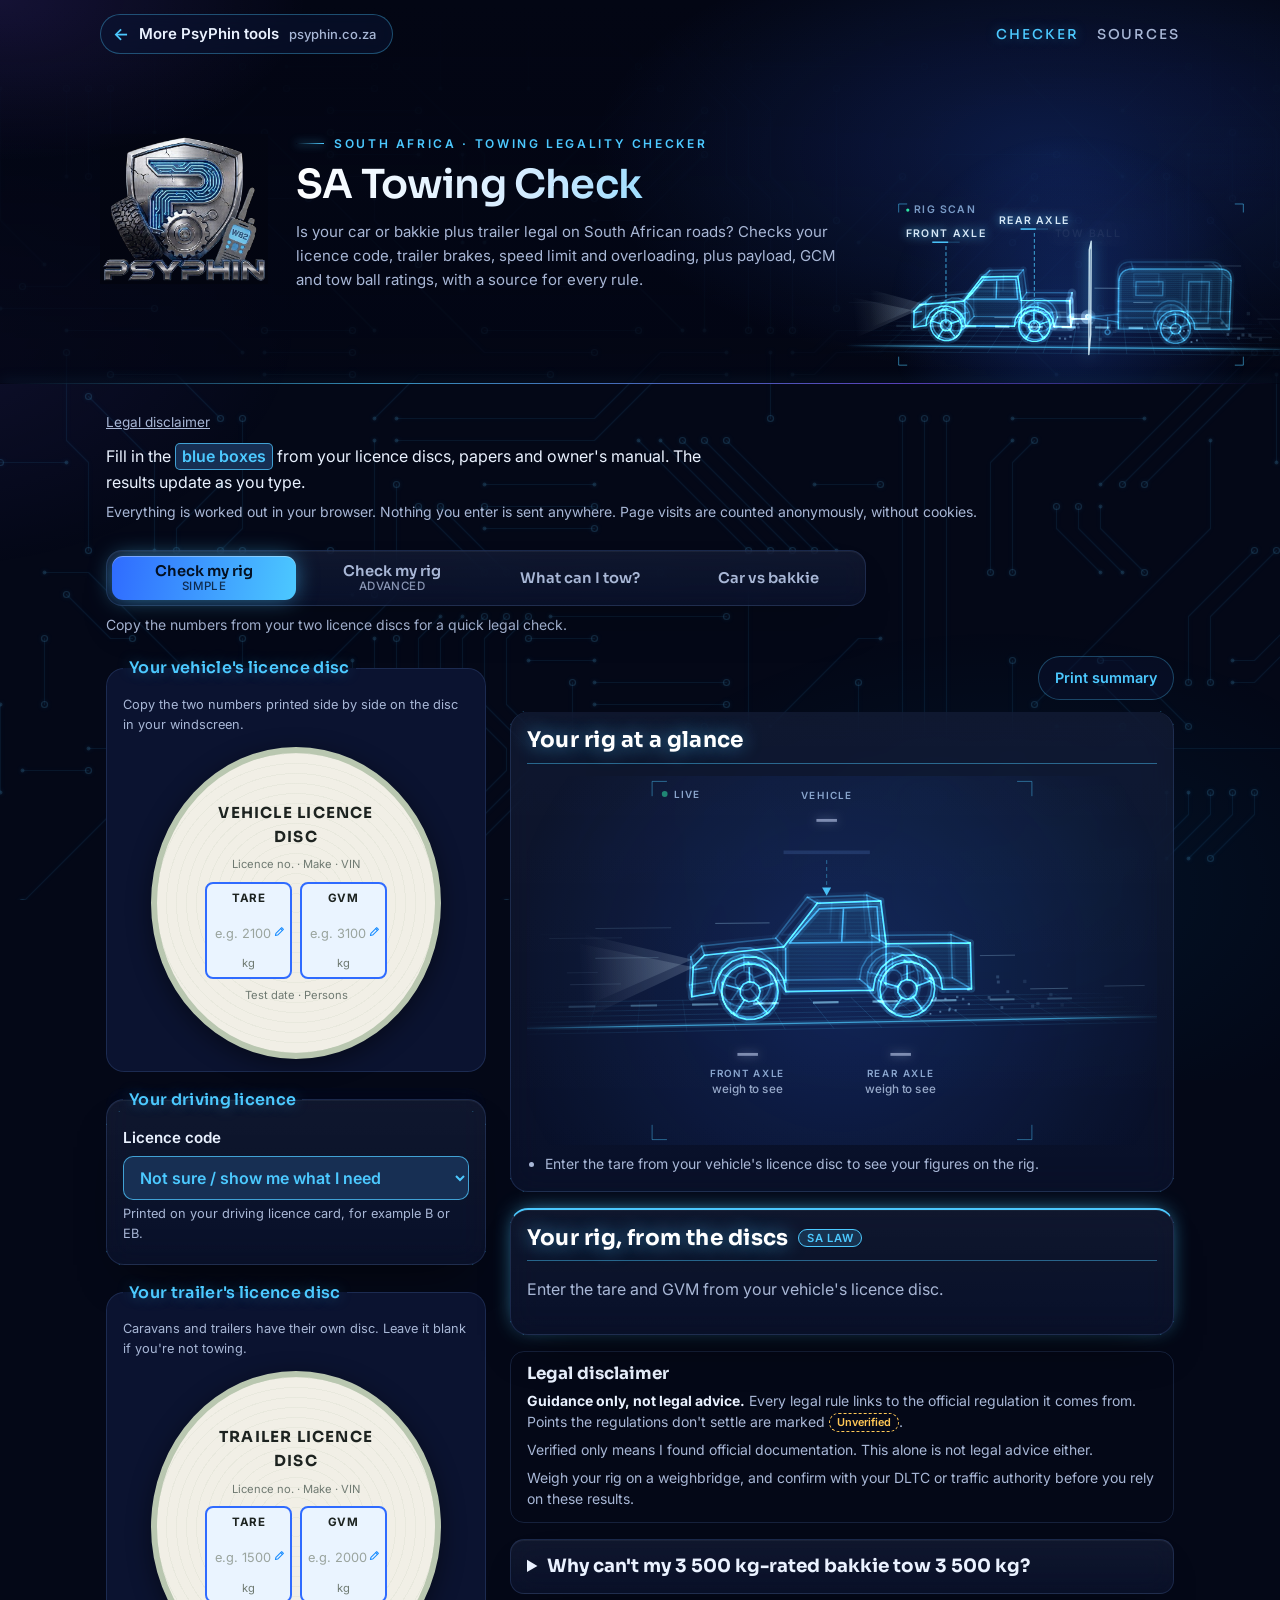
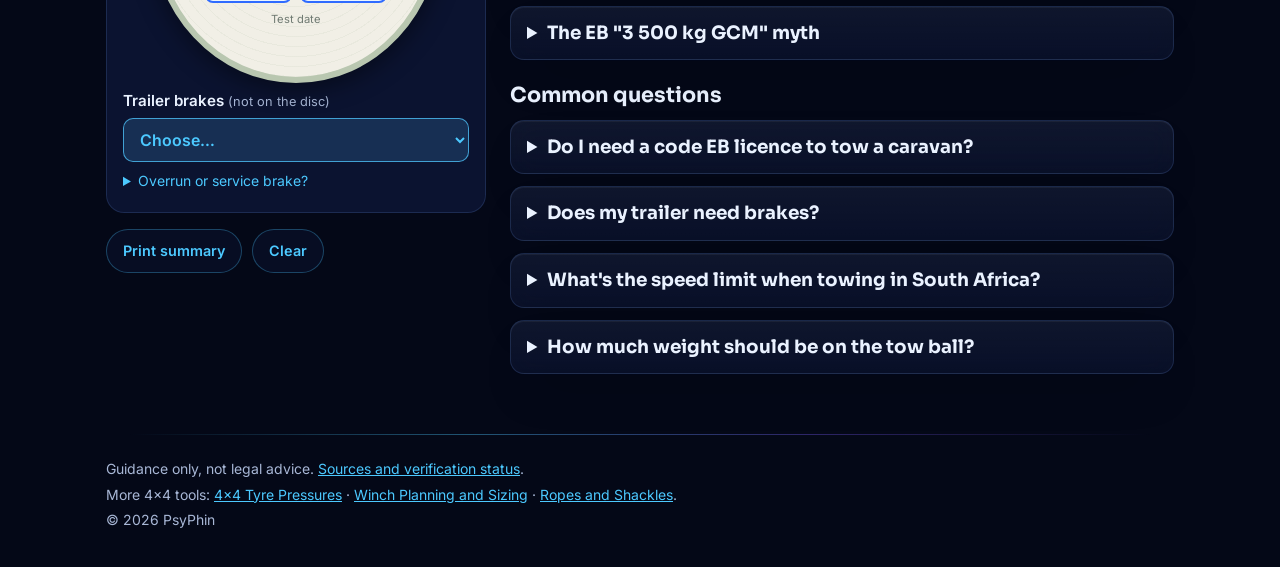
<file: index.html>
<!doctype html>
<html lang="en-ZA" data-circuit="still">
<head>
  <meta charset="utf-8">
  <meta name="viewport" content="width=device-width, initial-scale=1">
  <title>SA Towing Check: Is Your Trailer and Tow Vehicle Legal? | PsyPhin</title>
  <meta name="description" content="Is your car or bakkie and trailer legal in South Africa? Check licence code, trailer brakes, speed limit, overloading and tow ratings, citing every rule.">
  <meta name="theme-color" content="#040817">
  <link rel="canonical" href="https://towing.psyphin.co.za/">
  <script type="application/ld+json">
  {
    "@context": "https://schema.org",
    "@type": "WebApplication",
    "name": "SA Towing Check",
    "url": "https://towing.psyphin.co.za/",
    "description": "Is your car or bakkie and trailer legal in South Africa? Check licence code, trailer brakes, speed limit, overloading and tow ratings, citing every rule.",
    "applicationCategory": "UtilitiesApplication",
    "operatingSystem": "Any (runs in the browser)",
    "inLanguage": "en-ZA",
    "isAccessibleForFree": true,
    "offers": {
      "@type": "Offer",
      "price": "0",
      "priceCurrency": "ZAR"
    },
    "publisher": {
      "@type": "Organization",
      "name": "PsyPhin",
      "url": "https://psyphin.co.za/"
    }
  }
  </script>
  <meta property="og:type" content="website">
  <meta property="og:url" content="https://towing.psyphin.co.za/">
  <meta property="og:title" content="SA Towing Check">
  <meta property="og:description" content="Is your car or bakkie plus trailer legal in South Africa? Licence code, trailer brakes, speed limit, overloading and manufacturer ratings, with a citation for every rule.">
  <meta property="og:image" content="https://towing.psyphin.co.za/og-image.jpg">
  <meta name="twitter:card" content="summary_large_image">
  <link rel="icon" href="favicon.ico" sizes="48x48">
  <link rel="icon" href="favicon-96x96.png" type="image/png" sizes="96x96">
  <link rel="icon" href="favicon-192x192.png" type="image/png" sizes="192x192">
  <link rel="apple-touch-icon" href="apple-touch-icon.png" sizes="180x180">
  <link rel="preconnect" href="https://fonts.googleapis.com">
  <link rel="preconnect" href="https://fonts.gstatic.com" crossorigin>
  <link href="https://fonts.googleapis.com/css2?family=Inter:wght@400;500;600;700&family=Sora:wght@500;600;700&display=swap" rel="stylesheet">
  <link rel="stylesheet" href="css/style.css">
</head>
<body>
  <a class="skip-link" href="#main">Skip to content</a>

  <header class="brand-bar brand-bar--hero">
    <canvas class="hero-fx" aria-hidden="true"></canvas>
    <div class="brand-nav">
      <a class="back-link" href="https://psyphin.co.za/#tools"><span class="back-link-arrow" aria-hidden="true">&larr;</span> <span class="back-link-label"><span class="back-link-more">More </span>PsyPhin tools</span> <span class="back-link-domain">psyphin.co.za</span></a>
      <nav class="nav" aria-label="Site">
        <a href="index.html" aria-current="page">Checker</a>
        <a href="sources.html">Sources</a>
      </nav>
    </div>
    <div class="brand-inner">
      <a class="brand-logo-link" href="https://psyphin.co.za/" aria-label="PsyPhin home"><img src="logo.jpg" alt="PsyPhin" class="brand-logo" width="560" height="501"></a>
      <div class="brand-text">
        <p class="brand-eyebrow">South Africa &middot; Towing legality checker</p>
        <h1>SA Towing Check</h1>
        <p class="subtitle">Is your car or bakkie plus trailer legal on South African roads? Checks your licence code, trailer brakes, speed limit and overloading, plus payload, GCM and tow ball ratings, with a source for every rule.</p>
      </div>
    </div>
  </header>

  <main id="main" class="wrap">
    <section class="intro">
      <p class="disclaimer-link"><a href="#disclaimer">Legal disclaimer</a></p>
      <p class="lede">Fill in the <span class="key-input">blue boxes</span> from your licence discs, papers and owner's manual. The results update as you type.</p>
      <p class="privacy">Everything is worked out in your browser. Nothing you enter is sent anywhere. Page visits are counted anonymously, without cookies.</p>
    </section>

    <div class="modes" role="group" aria-label="What do you want to do?">
      <button type="button" class="mode-button" data-mode="simple" aria-pressed="true">Check my rig <small>simple</small></button>
      <button type="button" class="mode-button" data-mode="check" aria-pressed="false">Check my rig <small>advanced</small></button>
      <button type="button" class="mode-button" data-mode="tow" aria-pressed="false">What can I tow?</button>
      <button type="button" class="mode-button" data-mode="compare" aria-pressed="false">Car vs bakkie</button>
    </div>
    <p class="mode-hint"><span id="mode-hint"></span> <a class="jump-link" href="#results-title">Jump to results</a></p>

    <div class="layout">
      <form id="rig-form" class="inputs" autocomplete="off" novalidate>
        <!-- Simple check: the figures from the two licence discs. These inputs
             mirror the advanced form's (data-mirror), so values carry across modes. -->
        <fieldset class="disc-fieldset" data-modes="simple">
          <legend>Your vehicle's licence disc</legend>
          <p class="hint fieldset-hint">Copy the two numbers printed side by side on the disc in your windscreen.</p>
          <div class="disc" role="group" aria-label="Vehicle licence disc">
            <span class="disc-caption">Vehicle licence disc</span>
            <span class="disc-skip">Licence no. · Make · VIN</span>
            <div class="disc-fields">
              <label class="disc-field"><span class="disc-label">Tare</span><input type="text" inputmode="numeric" min="0" step="1" placeholder="e.g. 2100" data-mirror="tareKg"><span class="disc-unit">kg</span></label>
              <label class="disc-field"><span class="disc-label">GVM</span><input type="text" inputmode="numeric" min="0" step="1" placeholder="e.g. 3100" data-mirror="gvmKg"><span class="disc-unit">kg</span></label>
            </div>
            <span class="disc-skip">Test date · Persons</span>
          </div>
        </fieldset>

        <fieldset data-modes="simple">
          <legend>Your driving licence</legend>
          <div class="field">
            <label for="simpleLicenceCode">Licence code</label>
            <select id="simpleLicenceCode" data-mirror="licenceCode"></select>
            <p class="hint">Printed on your driving licence card, for example B or EB.</p>
          </div>
        </fieldset>

        <fieldset class="disc-fieldset" data-modes="simple">
          <legend>Your trailer's licence disc</legend>
          <p class="hint fieldset-hint">Caravans and trailers have their own disc. Leave it blank if you're not towing.</p>
          <div class="disc disc--trailer" role="group" aria-label="Trailer licence disc">
            <span class="disc-caption">Trailer licence disc</span>
            <span class="disc-skip">Licence no. · Make · VIN</span>
            <div class="disc-fields">
              <label class="disc-field"><span class="disc-label">Tare</span><input type="text" inputmode="numeric" min="0" step="1" placeholder="e.g. 1500" data-mirror="trailerTareKg"><span class="disc-unit">kg</span></label>
              <label class="disc-field"><span class="disc-label">GVM</span><input type="text" inputmode="numeric" min="0" step="1" placeholder="e.g. 2000" data-mirror="trailer1GvmKg"><span class="disc-unit">kg</span></label>
            </div>
            <span class="disc-skip">Test date</span>
          </div>
          <div class="field">
            <label for="simpleTrailerBrake">Trailer brakes <small>(not on the disc)</small></label>
            <select id="simpleTrailerBrake" data-mirror="trailerBrake"></select>
            <details class="help" data-rule-help="def-overrun-service-brake">
              <summary>Overrun or service brake?</summary>
              <div class="help-body"></div>
            </details>
          </div>
        </fieldset>

        <div class="advanced-inputs" data-modes="check tow compare">
          <fieldset>
            <legend>Tow vehicle</legend>

            <div class="field" data-modes="check tow">
              <span class="label" id="vehicle-type-label">Vehicle type (as registered) <small>(optional)</small></span>
              <div class="choice" role="radiogroup" aria-labelledby="vehicle-type-label">
                <label><input type="radio" name="vehicleType" value="goodsVehicle"><span>Goods vehicle <small>e.g. single cab bakkie, LDV</small></span></label>
                <label><input type="radio" name="vehicleType" value="motorCar"><span>Motor car <small>e.g. sedan, SUV</small></span></label>
                <label><input type="radio" name="vehicleType" value="motorHome"><span>Motor home <small>registered as one, e.g. a camper</small></span></label>
                <label><input type="radio" name="vehicleType" value="" checked><span>Not sure <small>show both where the rules differ</small></span></label>
              </div>
              <p class="hint">This isn't about body style or comfort. SA law has extra towing rules for goods vehicles, so the answer changes your legal results. Double cab? It can be either: look at &ldquo;Vehicle category&rdquo; on your registration certificate (a goods vehicle up to 3&nbsp;500&nbsp;kg GVM says &ldquo;Light load vehicle&rdquo;), or choose Not sure. A motor home is classed like a motor car (by its tare, even when its GVM is over 3&nbsp;500&nbsp;kg), but only if it's registered as a motor home.</p>
              <details class="help">
                <summary>Why does this matter?</summary>
                <div class="help-body">
                  <p>Your weights and manufacturer limits are the same either way. What changes is which laws apply. A goods vehicle:</p>
                  <ul>
                    <li>is limited to 100 km/h, and has to show a speed sign, once its GVM plus the trailer's GVM is over 3&nbsp;500&nbsp;kg (most bakkie and caravan rigs)</li>
                    <li>commits an offence if it goes over its GVM, an axle rating or its GCM (for a motor car or motor home this is a safety and insurance issue, not an offence)</li>
                    <li>must keep the whole rig under 5 times the load on its driving axle(s)</li>
                    <li>needs a licence code based on its GVM rather than its tare</li>
                  </ul>
                  <p>Not sure which applies? Try <strong>Car vs bakkie</strong> above to compare both.</p>
                </div>
              </details>
              <details class="help" data-rule-help="def-vehicle-type-from-papers">
                <summary>Which one is my vehicle?</summary>
                <div class="help-body"></div>
              </details>
            </div>

            <div class="field">
              <label for="tareKg">Tare</label>
              <div class="unit-input"><input id="tareKg" name="tareKg" type="text" inputmode="numeric" min="0" step="1" placeholder="e.g. 2100"><span>kg</span></div>
              <p class="hint">Printed on your licence disc and registration certificate.</p>
            </div>

            <div class="field">
              <label for="gvmKg">GVM</label>
              <div class="unit-input"><input id="gvmKg" name="gvmKg" type="text" inputmode="numeric" min="0" step="1" placeholder="e.g. 3100"><span>kg</span></div>
              <p class="hint">Maximum laden mass from the manufacturer: compliance plate or owner's manual.</p>
            </div>

            <div class="field" data-modes="check compare">
              <label for="drive">Drive</label>
              <select id="drive" name="drive">
                <option value="">Choose…</option>
                <option value="rwd">2WD, rear-wheel drive (most bakkies)</option>
                <option value="fwd">2WD, front-wheel drive</option>
                <option value="4wd">4x4 / AWD</option>
              </select>
              <p class="hint">Goods vehicles only. The law caps the whole rig's mass by the load on the wheels that drive it, so they keep enough grip to pull the trailer. A 2WD bakkie with an empty bed and a heavy trailer can fail this. It's checked using weighbridge readings.</p>
            </div>
          </fieldset>

          <fieldset>
            <legend>Driver</legend>
            <div class="field">
              <label for="licenceCode">Licence code</label>
              <select id="licenceCode" name="licenceCode">
                <option value="">Not sure / show me what I need</option>
                <option value="B">B</option>
                <option value="EB">EB</option>
                <option value="C1">C1</option>
                <option value="EC1">EC1</option>
                <option value="C">C</option>
                <option value="EC">EC</option>
              </select>
            </div>
          </fieldset>

          <fieldset data-modes="check compare">
            <legend>Trailer</legend>
            <div class="field">
              <label for="trailerCount">Number of trailers</label>
              <select id="trailerCount" name="trailerCount">
                <option value="0">None</option>
                <option value="1" selected>One</option>
                <option value="2">Two</option>
              </select>
            </div>

            <div class="field" data-trailer="1">
              <label for="trailer1GvmKg">Trailer plated GVM</label>
              <div class="unit-input"><input id="trailer1GvmKg" name="trailer1GvmKg" type="text" inputmode="numeric" min="0" step="1" placeholder="e.g. 2000"><span>kg</span></div>
              <p class="hint">From the trailer's licence disc or compliance plate, not what it weighs today.</p>
            </div>

            <div class="field" data-trailer="2" hidden>
              <label for="trailer2GvmKg">Second trailer plated GVM</label>
              <div class="unit-input"><input id="trailer2GvmKg" name="trailer2GvmKg" type="text" inputmode="numeric" min="0" step="1"><span>kg</span></div>
            </div>

            <div class="field" data-trailer="1">
              <label for="trailerBrake">Trailer brakes</label>
              <select id="trailerBrake" name="trailerBrake">
                <option value="">Choose…</option>
                <option value="none">None (parking brake only)</option>
                <option value="overrun">Overrun brake (typical caravan)</option>
                <option value="service">Service brake (driver-operated from the cab)</option>
              </select>
              <p class="hint" data-trailer="2" hidden>With two trailers, choose the weaker brakes of the two.</p>
              <details class="help" data-rule-help="def-overrun-service-brake">
                <summary>Overrun or service brake?</summary>
                <div class="help-body"></div>
              </details>
            </div>

            <div class="field" data-trailer="1">
              <label for="towballKg">Tow ball (nose) mass</label>
              <div class="unit-input"><input id="towballKg" name="towballKg" type="text" inputmode="numeric" min="0" step="1" placeholder="e.g. 90"><span>kg</span></div>
              <p class="hint">Weigh it with a tow ball scale, with the trailer loaded for the trip.</p>
            </div>

            <div class="field-row" data-trailer="1">
              <div class="field">
                <label for="trailerTareKg">Trailer tare</label>
                <div class="unit-input"><input id="trailerTareKg" name="trailerTareKg" type="text" inputmode="numeric" min="0" step="1"><span>kg</span></div>
              </div>
              <div class="field">
                <label for="trailerActualKg">Trailer actual mass</label>
                <div class="unit-input"><input id="trailerActualKg" name="trailerActualKg" type="text" inputmode="numeric" min="0" step="1"><span>kg</span></div>
              </div>
            </div>
            <p class="hint field-row-hint" data-trailer="1">Optional. Actual mass is what the loaded trailer weighs (all trailers together). Without it, manufacturer checks use the plated GVM.</p>
          </fieldset>

          <fieldset>
            <legend>Manufacturer ratings</legend>
            <p class="hint fieldset-hint">Optional. From the owner's manual, compliance plate or towbar plate.</p>
            <div class="field">
              <label for="gcmKg">GCM (vehicle + trailer)</label>
              <div class="unit-input"><input id="gcmKg" name="gcmKg" type="text" inputmode="numeric" min="0" step="1"><span>kg</span></div>
            </div>
            <div class="field-row">
              <div class="field">
                <label for="brakedCapacityKg">Towing capacity, braked</label>
                <div class="unit-input"><input id="brakedCapacityKg" name="brakedCapacityKg" type="text" inputmode="numeric" min="0" step="1"><span>kg</span></div>
              </div>
              <div class="field">
                <label for="unbrakedCapacityKg">Towing capacity, unbraked</label>
                <div class="unit-input"><input id="unbrakedCapacityKg" name="unbrakedCapacityKg" type="text" inputmode="numeric" min="0" step="1"><span>kg</span></div>
              </div>
            </div>
            <div class="field" data-modes="check compare">
              <label for="maxTowballKg">Maximum tow ball mass</label>
              <div class="unit-input"><input id="maxTowballKg" name="maxTowballKg" type="text" inputmode="numeric" min="0" step="1"><span>kg</span></div>
            </div>
            <div class="field-row" data-modes="check compare">
              <div class="field">
                <label for="frontAxleRatingKg">Front axle rating</label>
                <div class="unit-input"><input id="frontAxleRatingKg" name="frontAxleRatingKg" type="text" inputmode="numeric" min="0" step="1"><span>kg</span></div>
              </div>
              <div class="field">
                <label for="rearAxleRatingKg">Rear axle rating</label>
                <div class="unit-input"><input id="rearAxleRatingKg" name="rearAxleRatingKg" type="text" inputmode="numeric" min="0" step="1"><span>kg</span></div>
              </div>
            </div>
          </fieldset>

          <fieldset>
            <legend>Load in the vehicle</legend>
            <p class="hint fieldset-hint">Everything the vehicle carries, including the driver. Leave out the tow ball mass here, it goes under Trailer.</p>
            <div class="load-add">
              <label for="load-preset" class="visually-hidden">Item to add</label>
              <select id="load-preset"></select>
              <button type="button" id="load-add" class="button button--ghost">Add</button>
            </div>
            <p class="hint">Each item you add starts with a typical mass, for a quick estimate only. Confirm it by weighing your own items or the loaded vehicle at a weighbridge.</p>
            <div id="load-list" class="load-list"></div>
            <p class="load-total">Load total: <strong id="load-total">0 kg</strong></p>
          </fieldset>

          <fieldset data-modes="check compare">
            <details class="fieldset-details" id="weighbridge-details">
              <summary>Weighbridge and <span class="summary-tail">measurements <small>(optional)</small></span></summary>
              <p class="hint fieldset-hint">Readings taken with the trailer hitched and everything loaded for the trip. They replace the estimates.</p>
              <div class="field-row">
                <div class="field">
                  <label for="wbFrontAxleKg">Front axle</label>
                  <div class="unit-input"><input id="wbFrontAxleKg" name="wbFrontAxleKg" type="text" inputmode="numeric" min="0" step="1"><span>kg</span></div>
                </div>
                <div class="field">
                  <label for="wbRearAxleKg">Rear axle</label>
                  <div class="unit-input"><input id="wbRearAxleKg" name="wbRearAxleKg" type="text" inputmode="numeric" min="0" step="1"><span>kg</span></div>
                </div>
              </div>
              <div class="field" data-trailer="1">
                <label for="wbTrailerAxlesKg">Trailer axle(s)</label>
                <div class="unit-input"><input id="wbTrailerAxlesKg" name="wbTrailerAxlesKg" type="text" inputmode="numeric" min="0" step="1"><span>kg</span></div>
              </div>
              <div class="field-row">
                <div class="field">
                  <label for="wheelbaseMm">Wheelbase</label>
                  <div class="unit-input"><input id="wheelbaseMm" name="wheelbaseMm" type="text" inputmode="numeric" min="0" step="1"><span>mm</span></div>
                </div>
                <div class="field">
                  <label for="rearOverhangMm">Rear axle to tow ball</label>
                  <div class="unit-input"><input id="rearOverhangMm" name="rearOverhangMm" type="text" inputmode="numeric" min="0" step="1"><span>mm</span></div>
                </div>
              </div>
            </details>
          </fieldset>

        </div>

        <div class="form-actions">
          <button type="button" id="load-example" class="button button--ghost" data-modes="check">Load worked example</button>
          <button type="button" class="button button--ghost" data-print>Print summary</button>
          <button type="reset" class="button button--ghost">Clear</button>
        </div>
      </form>

      <section class="results" aria-labelledby="results-title">
        <h2 id="results-title" class="visually-hidden">Results</h2>

        <div class="results-actions">
          <button type="button" class="button button--ghost" data-print>Print summary</button>
        </div>

        <!-- Printed only: what was entered, and blanks to fill in at the weighbridge -->
        <section id="print-sheet" class="print-only" aria-hidden="true"></section>
        <section class="panel panel--rig" aria-labelledby="rig-title" data-modes="simple check">
          <h2 id="rig-title">Your rig at a glance</h2>
          <div id="rig-body"></div>
        </section>

        <section class="panel panel--legal" aria-labelledby="simple-title" data-modes="simple">
          <h2 id="simple-title">Your rig, from the discs <span class="panel-tag">SA law</span></h2>
          <div id="simple-body" aria-live="polite"></div>
        </section>

        <section id="scorecard" class="scorecard" aria-labelledby="score-title" tabindex="-1" data-modes="check">
          <h2 id="score-title" class="visually-hidden">Your results at a glance</h2>
          <div id="score-head" role="status" aria-live="polite"></div>
          <div id="score-tiles"></div>
        </section>

        <section id="trailer-limit" class="limit-tile" aria-labelledby="limit-title" data-modes="check"></section>

        <section class="panel panel--budget" aria-labelledby="budget-title" data-modes="check">
          <h2 id="budget-title">Where your weight goes</h2>
          <div id="budget-body"></div>
        </section>

        <section class="panel panel--legal" aria-labelledby="legal-title" data-modes="check">
          <h2 id="legal-title">Legal requirements <span class="panel-tag">SA law</span></h2>
          <ul id="legal-checks" class="checks"></ul>
          <div id="legal-sources"></div>
        </section>

        <section class="panel panel--legal" aria-labelledby="tow-title" data-modes="tow">
          <h2 id="tow-title">What can I tow?</h2>
          <p class="muted panel-intro">The heaviest trailer for each type of trailer brakes. Legal limits use the trailer's plated GVM. Manufacturer limits use what the loaded trailer actually weighs.</p>
          <div id="tow-body" aria-live="polite"></div>
        </section>

        <section class="panel panel--compare" aria-labelledby="compare-title" data-modes="compare">
          <h2 id="compare-title">Motor car vs goods vehicle</h2>
          <p class="muted panel-intro">The same tare, GVM, trailer and load, registered as a motor car (such as an SUV) or as a goods vehicle (such as a bakkie). Your registration papers decide which column is yours, not the body shape.</p>
          <div id="compare-body" aria-live="polite"></div>
        </section>

        <section class="panel panel--maker" aria-labelledby="maker-title" data-modes="check">
          <h2 id="maker-title">Manufacturer limits <span class="panel-tag">Vehicle maker</span></h2>
          <p class="muted panel-intro">Limits set by the vehicle and trailer makers, not by SA law. Going over them is unsafe and your insurer may rely on them. For a goods vehicle, going over the GVM, axle ratings or GCM is also an offence: see Legal requirements.</p>
          <p id="maker-summary" class="panel-summary"></p>
          <ul id="maker-checks" class="checks"></ul>
          <div id="maker-sources"></div>
        </section>

        <aside id="disclaimer" class="disclaimer" aria-labelledby="disclaimer-title">
          <h2 id="disclaimer-title">Legal disclaimer</h2>
          <p><strong>Guidance only, not legal advice.</strong> Every legal rule links to the official regulation it comes from. Points the regulations don't settle are marked <span class="badge badge--unverified">Unverified</span>.</p>
          <p>Verified only means I found official documentation. This alone is not legal advice either.</p>
          <p>Weigh your rig on a weighbridge, and confirm with your DLTC or traffic authority before you rely on these results.</p>
        </aside>

        <section class="explainers" aria-label="Explainers">
          <details id="why-not-rated" class="explainer"></details>
          <details id="eb-myth" class="explainer"></details>
        </section>

        <section class="explainers faq" aria-labelledby="faq-title">
          <h2 id="faq-title" class="faq-title">Common questions</h2>
          <details id="faq-licence" class="explainer">
            <summary>Do I need a code EB licence to tow a caravan?</summary>
            <div class="explainer-body"></div>
          </details>
          <details id="faq-brakes" class="explainer">
            <summary>Does my trailer need brakes?</summary>
            <div class="explainer-body"></div>
          </details>
          <details id="faq-speed" class="explainer">
            <summary>What's the speed limit when towing in South Africa?</summary>
            <div class="explainer-body"></div>
          </details>
          <details id="faq-towball" class="explainer">
            <summary>How much weight should be on the tow ball?</summary>
            <div class="explainer-body"></div>
          </details>
        </section>
      </section>
    </div>

    <!-- phones: the scorecard's counts, pinned to the bottom while the form is in view -->
    <div id="score-bar" class="score-bar" data-modes="check"></div>
  </main>

  <footer class="site-footer">
    <div class="wrap">
      <p>Guidance only, not legal advice. <a href="sources.html">Sources and verification status</a>.</p>
      <p>More 4x4 tools: <a href="https://tyres.psyphin.co.za/">4x4 Tyre Pressures</a> &middot; <a href="https://winching.psyphin.co.za/">Winch Planning and Sizing</a> &middot; <a href="https://ropes.psyphin.co.za/">Ropes and Shackles</a>.</p>
      <p>&copy; <span id="year"></span> PsyPhin</p>
    </div>
  </footer>

  <script src="js/rules.js"></script>
  <script src="js/checks.js"></script>
  <script src="js/ratings.js"></script>
  <script src="js/modes.js"></script>
  <script src="js/ui.js"></script>
  <script src="js/diagram.js"></script>
  <script src="js/charts.js"></script>
  <script src="js/fx.js"></script>
  <script src="js/app.js"></script>
  <script src="js/circuit.js"></script>

  <!-- GoatCounter: cookie-free page-visit stats at https://psyphin.goatcounter.com/ (never sees form inputs) -->
  <!-- Shared with psyphin.co.za: prefix paths with the host so this site's "/" is counted separately -->
  <script>window.goatcounter = { path: function (p) { return location.host + p; } };</script>
  <script data-goatcounter="https://psyphin.goatcounter.com/count" async src="//gc.zgo.at/count.js"></script>
</body>
</html>
</file>
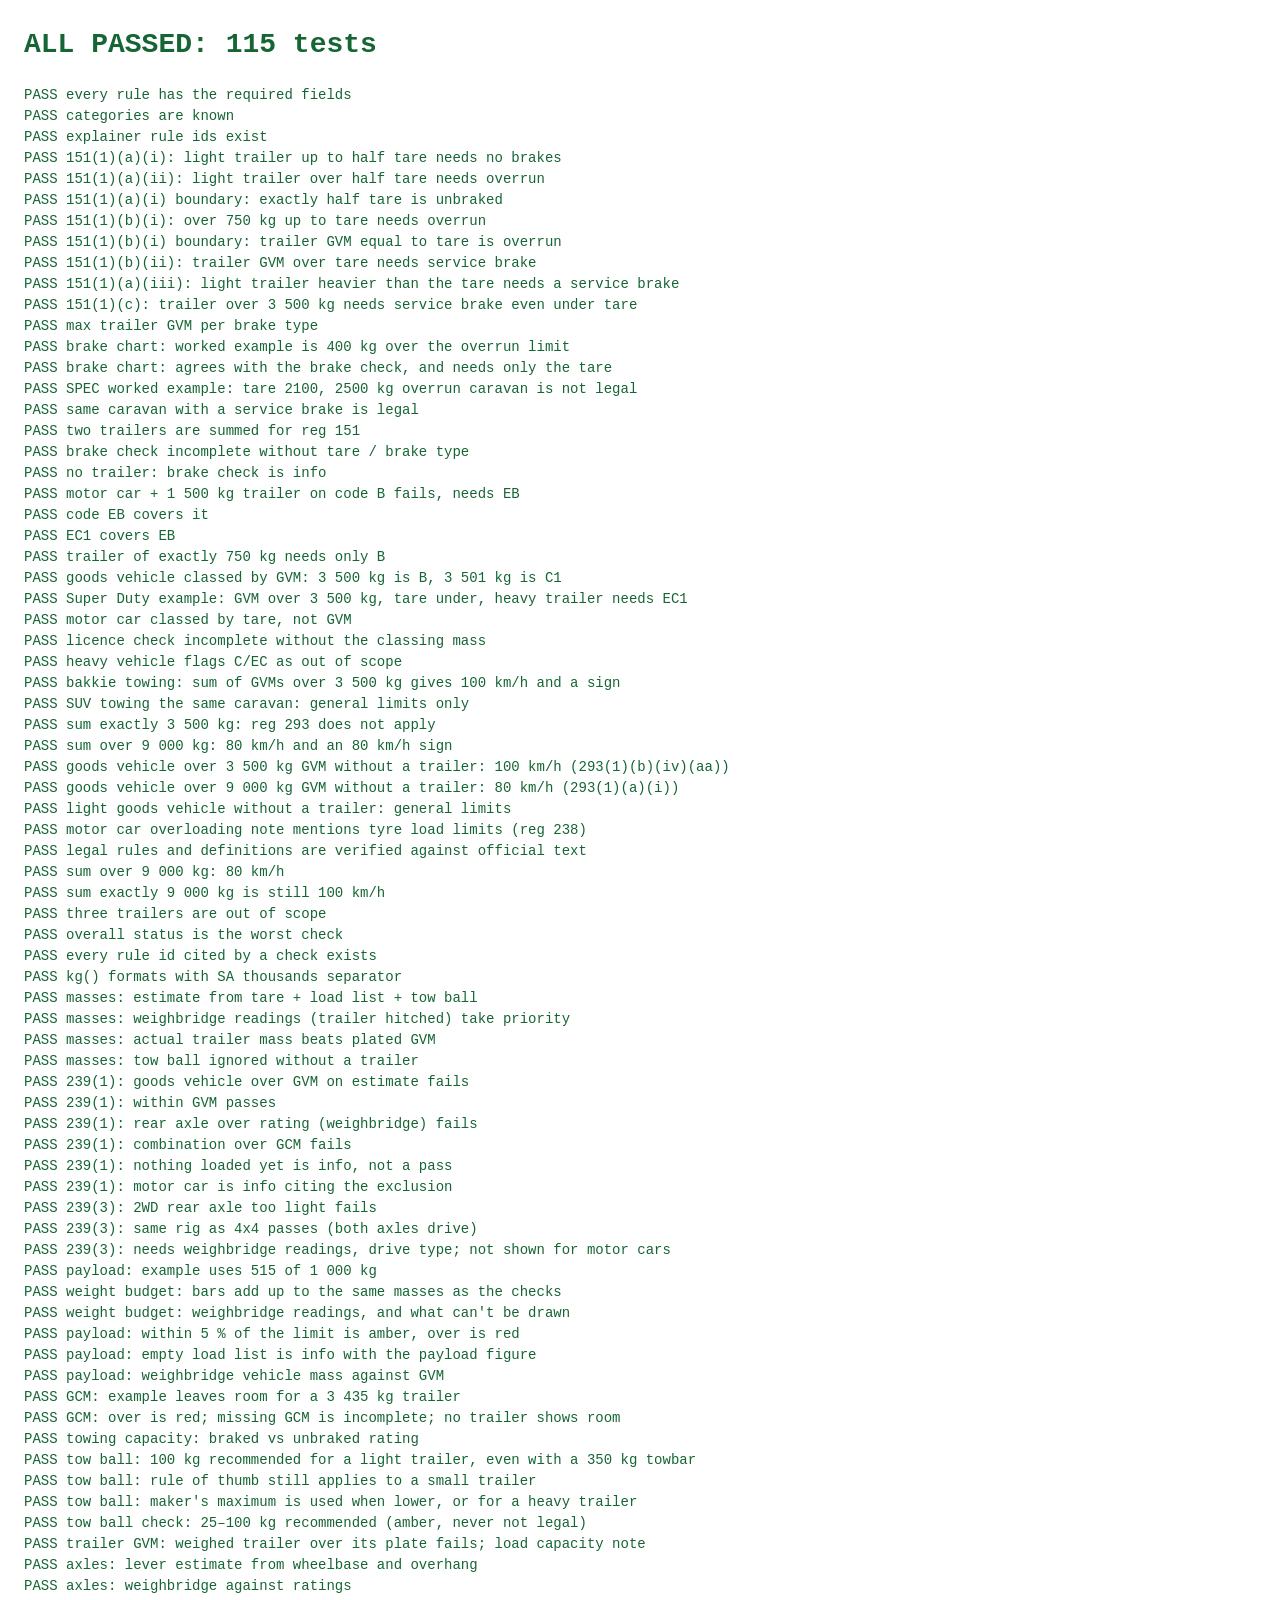
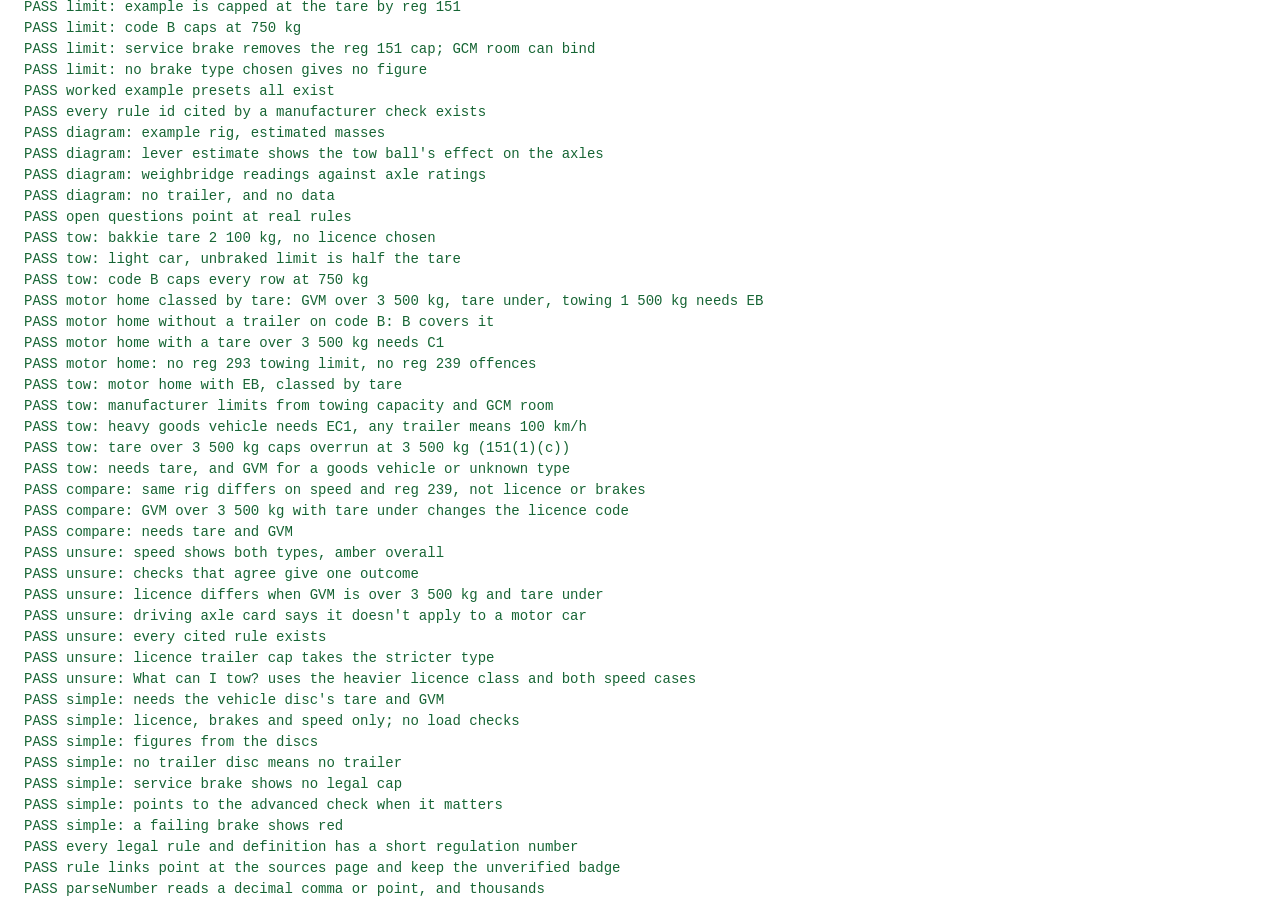
<file: tests/index.html>
<!doctype html>
<html lang="en">
<head>
  <meta charset="utf-8">
  <meta name="robots" content="noindex">
  <title>Tests | SA Towing Check</title>
  <style>
    body { font: 14px/1.5 ui-monospace, Consolas, monospace; margin: 24px; background: #fff; color: #000; }
    ul { list-style: none; padding: 0; }
    .ok { color: #166534; }
    .bad { color: #b91c1c; font-weight: bold; }
  </style>
</head>
<body>
  <h1 id="summary">Running…</h1>
  <ul id="results"></ul>
  <script src="../js/rules.js"></script>
  <script src="../js/checks.js"></script>
  <script src="../js/ratings.js"></script>
  <script src="../js/modes.js"></script>
  <script src="../js/ui.js"></script>
  <script src="checks.test.js"></script>
</body>
</html>
</file>
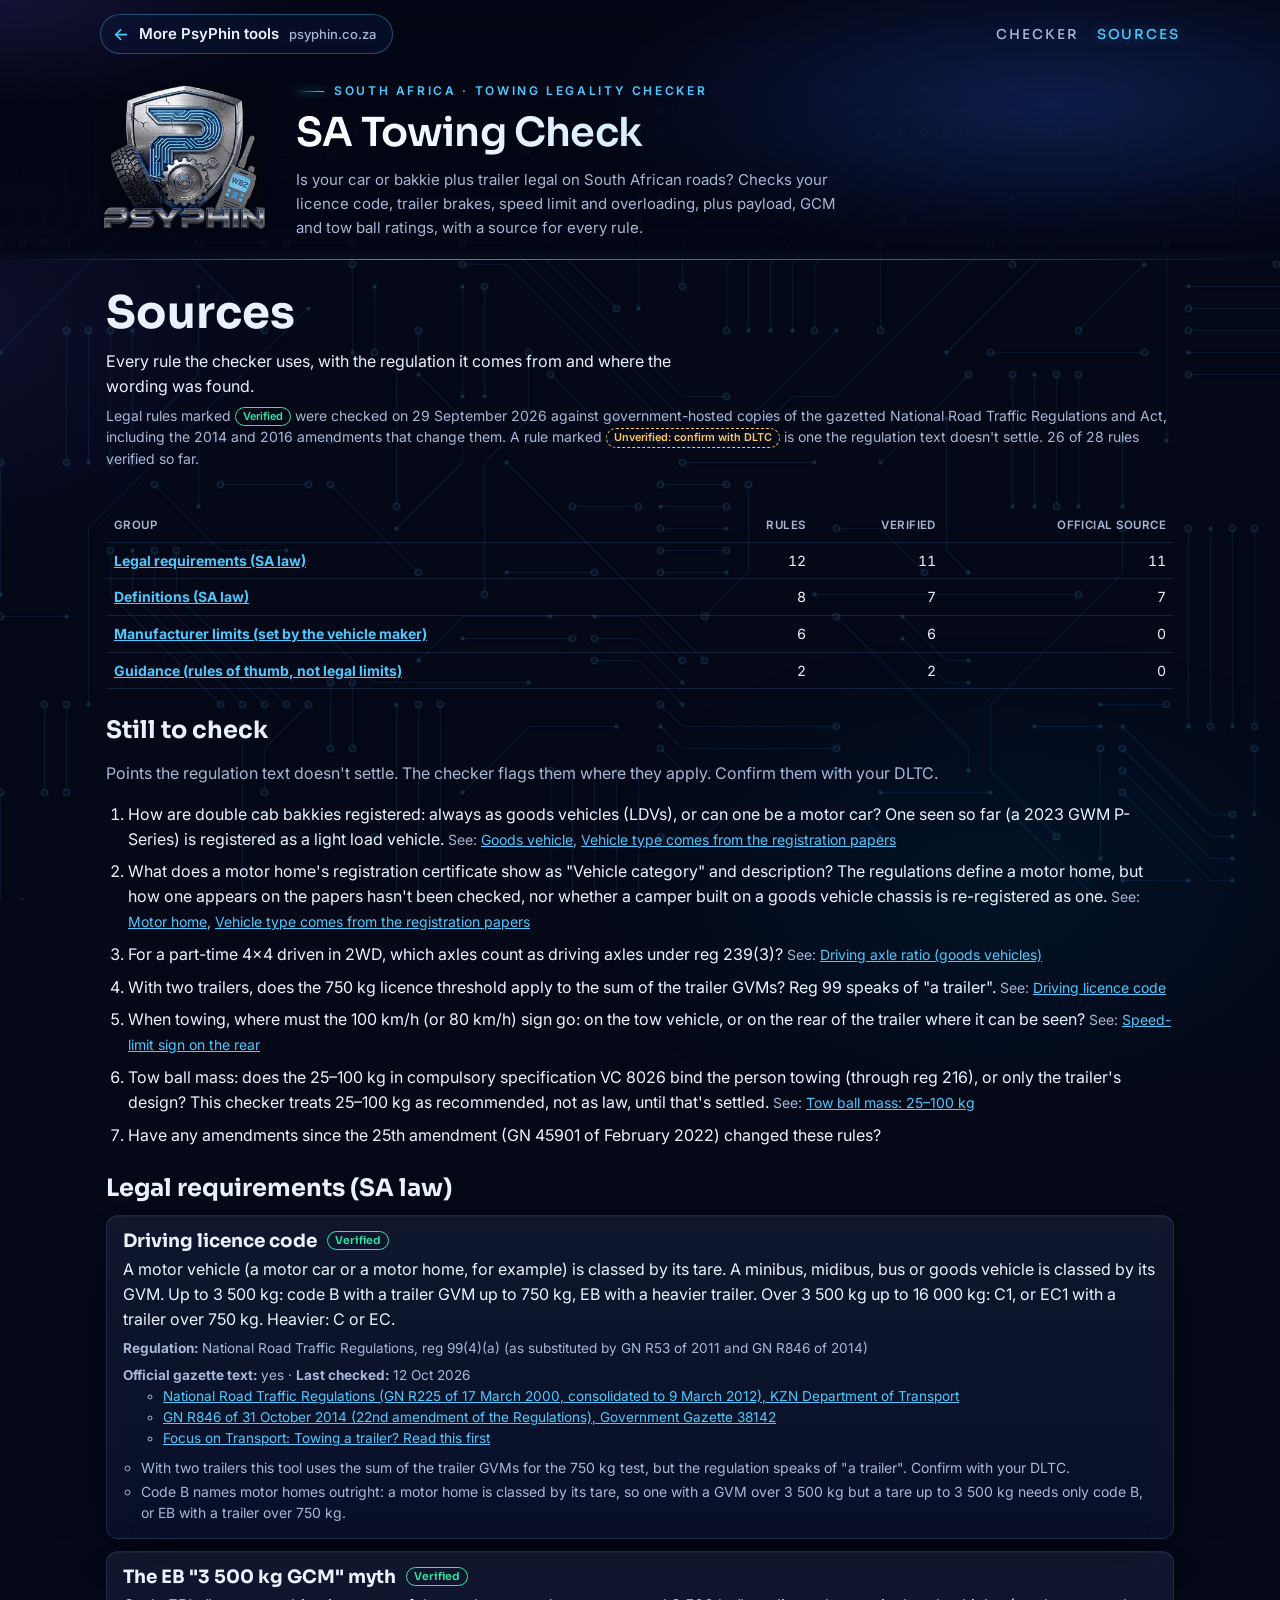
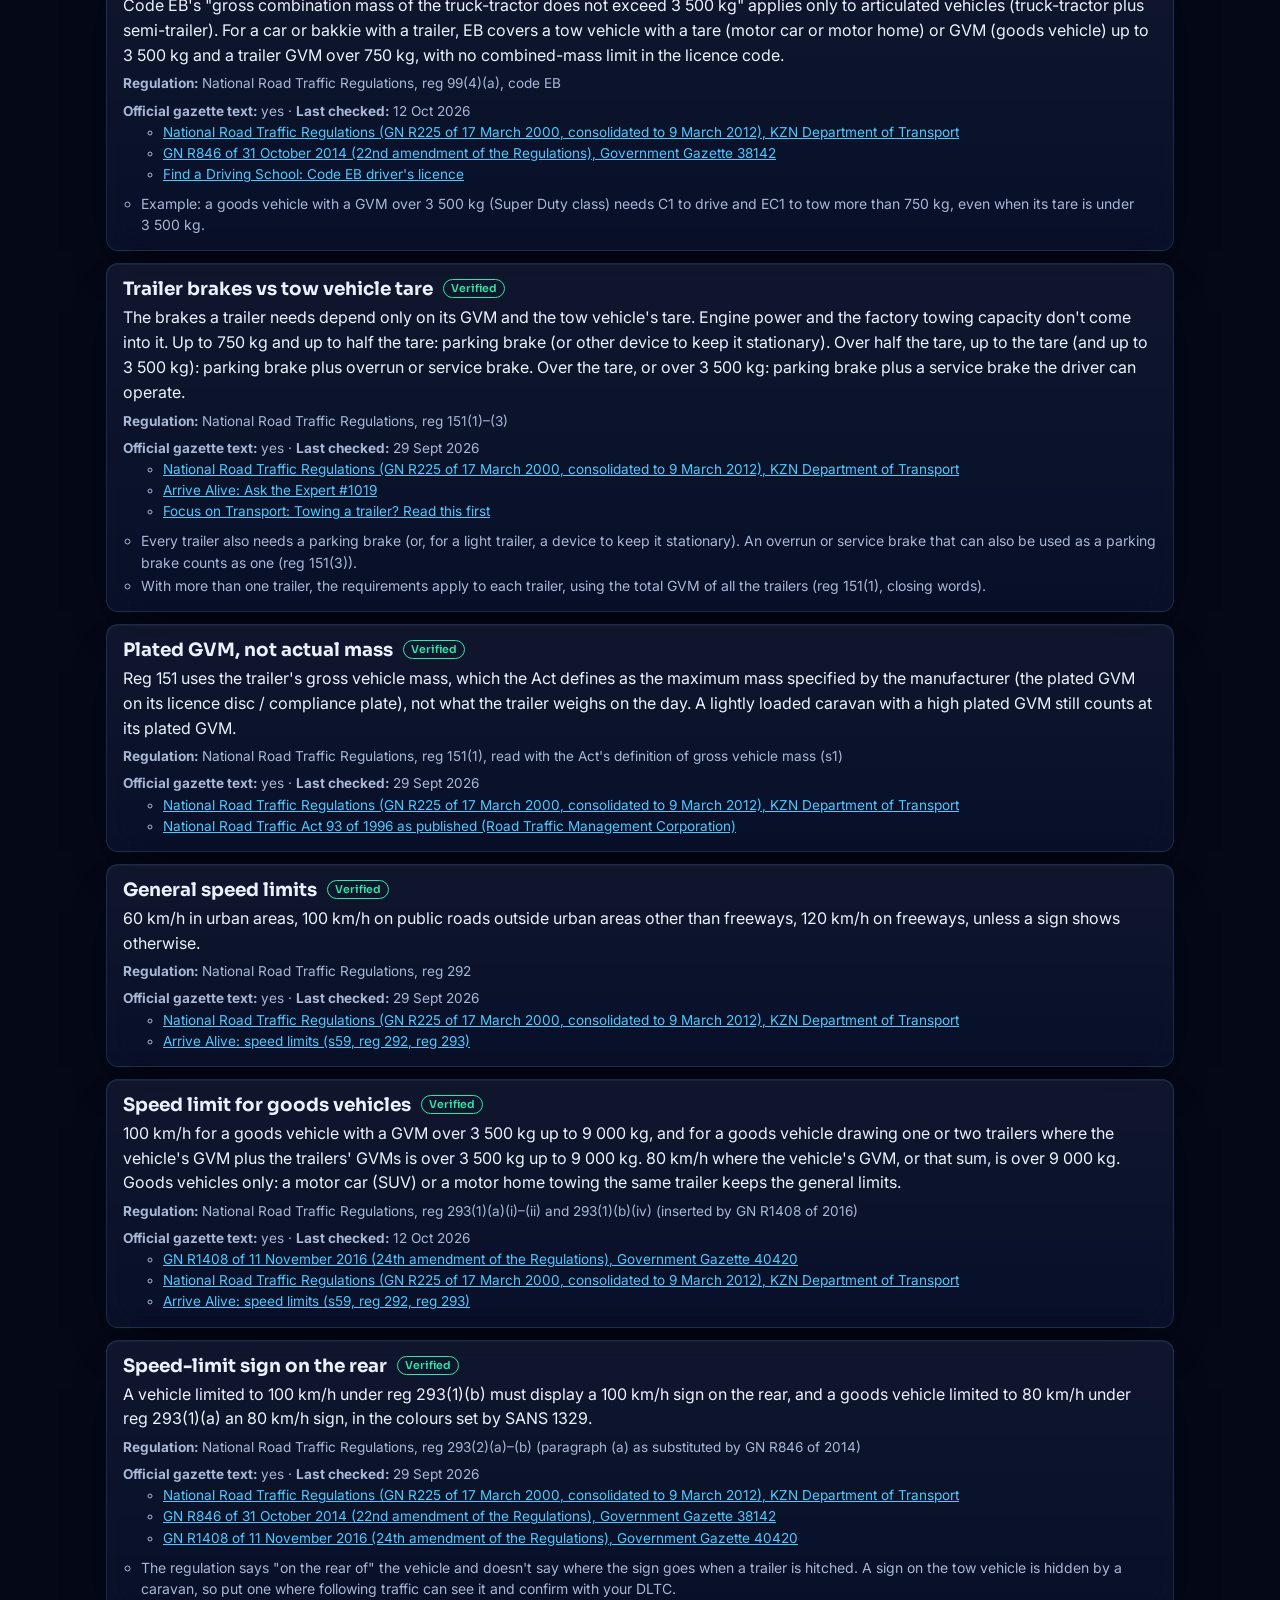
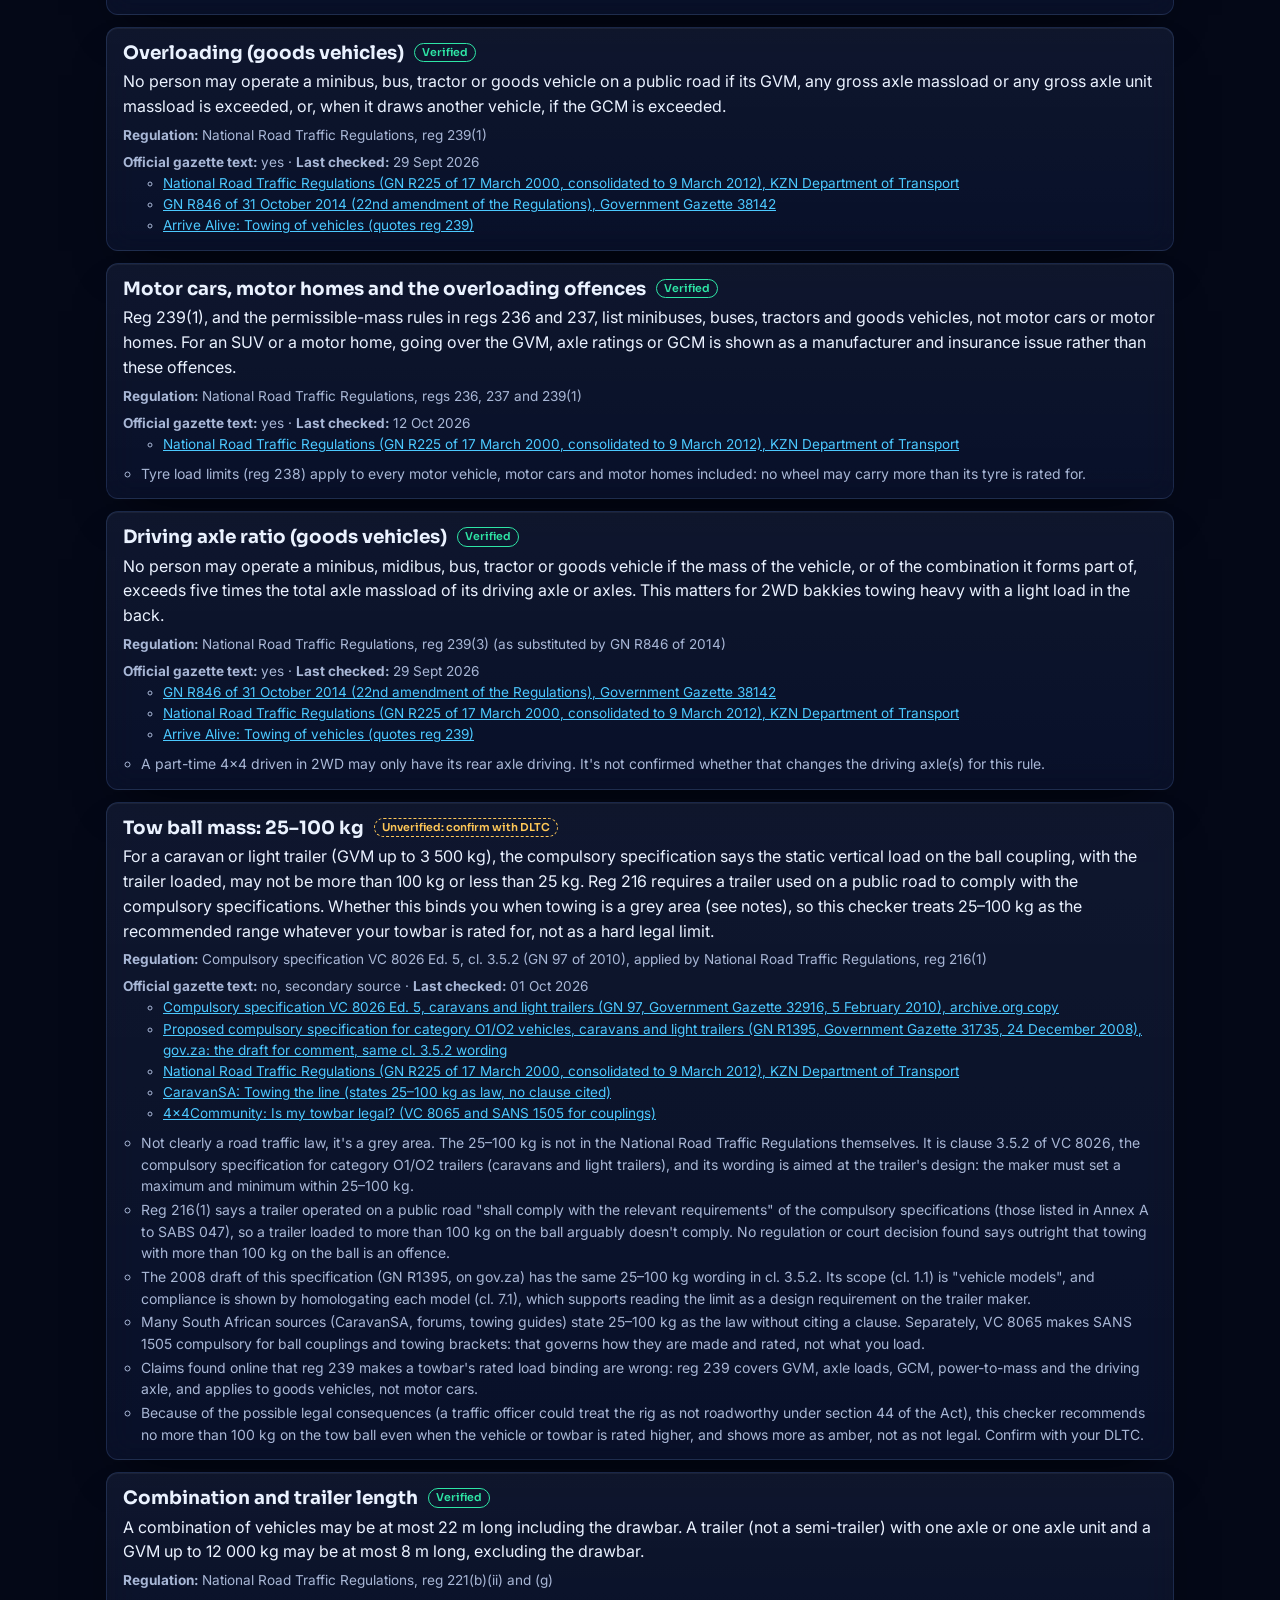
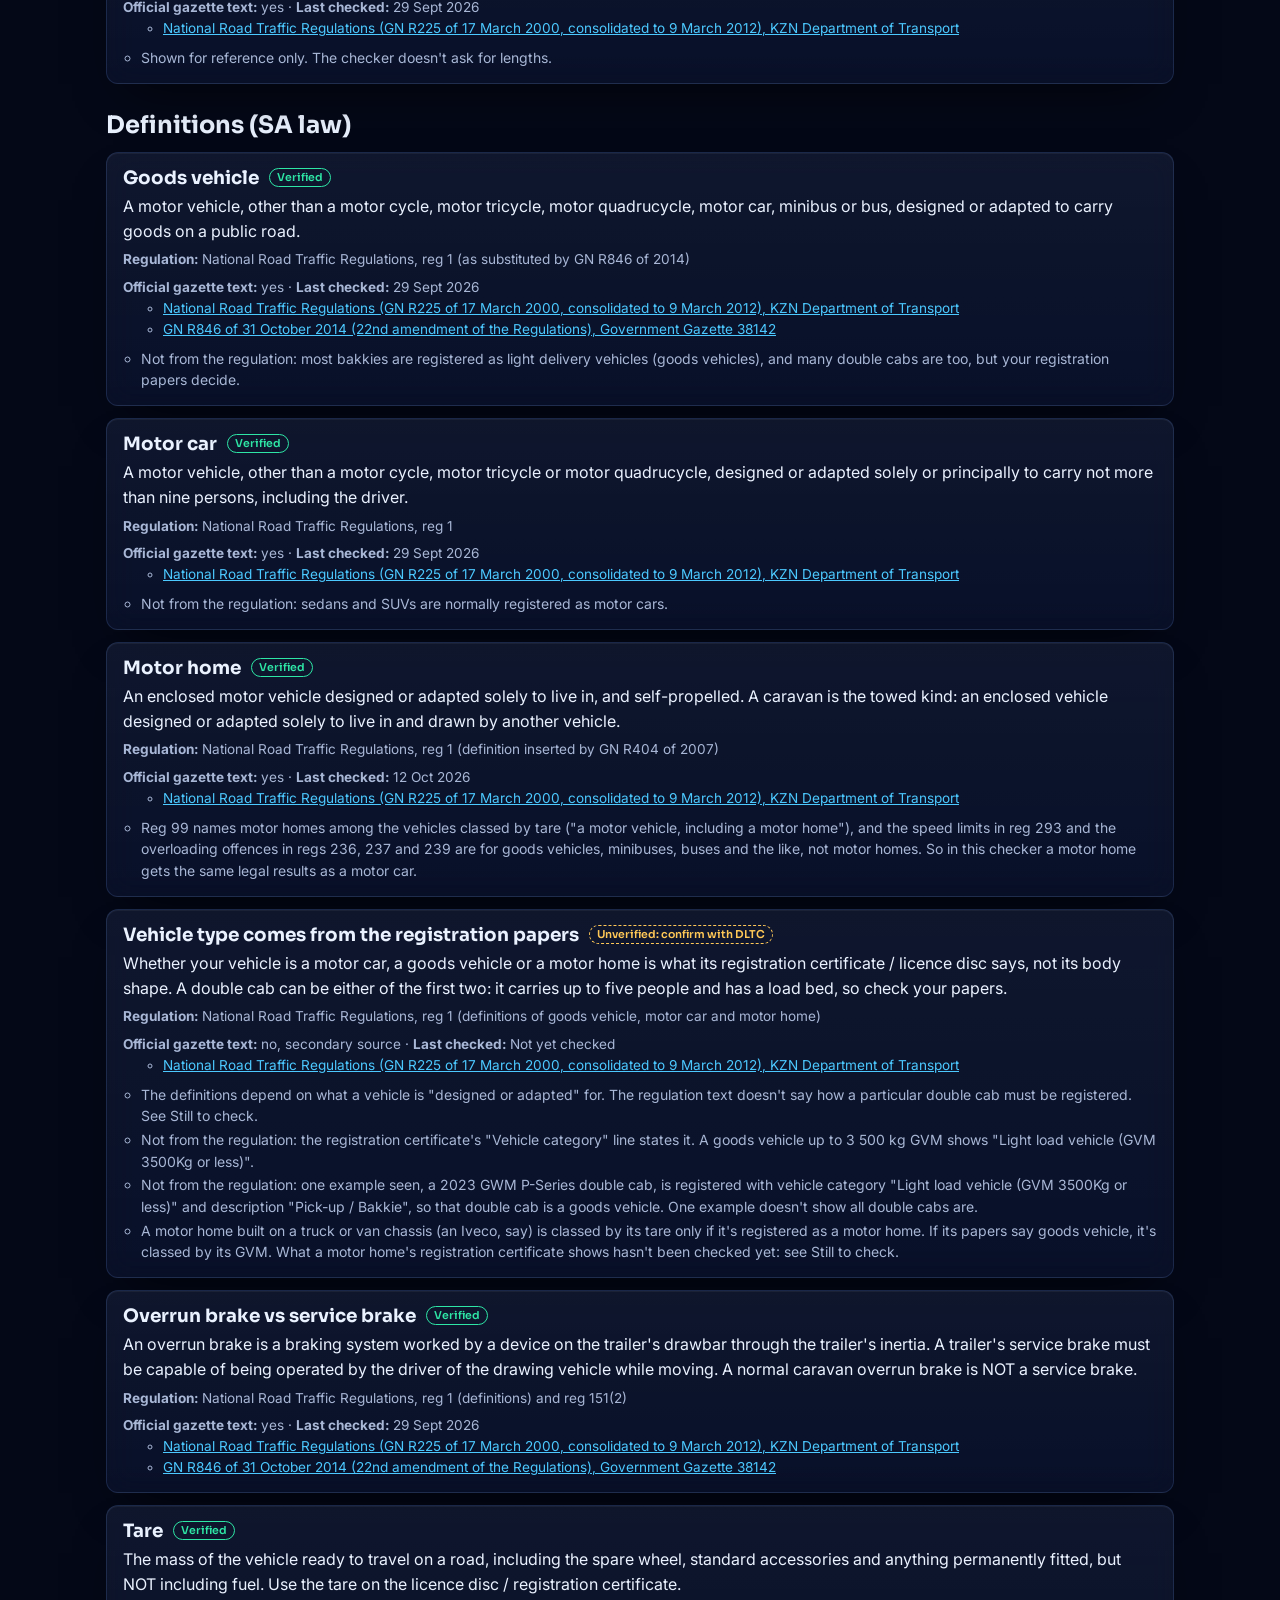
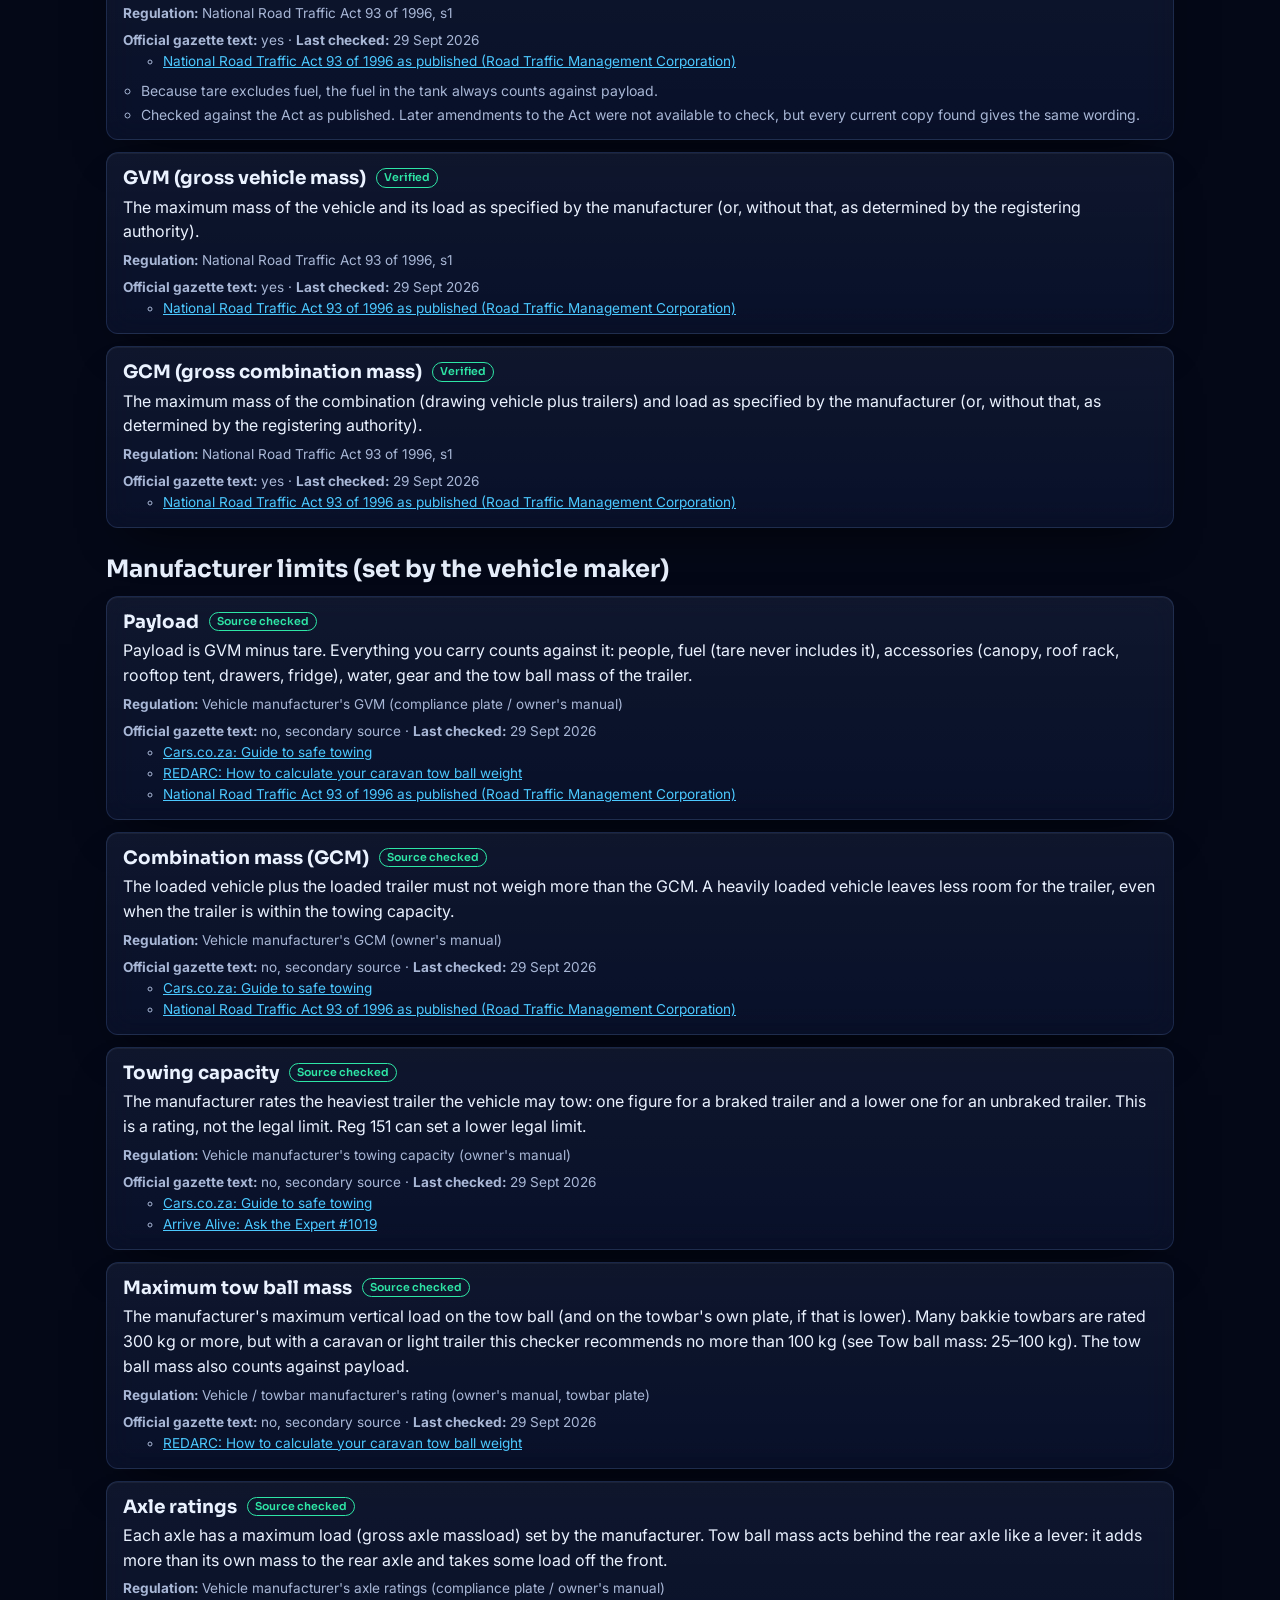
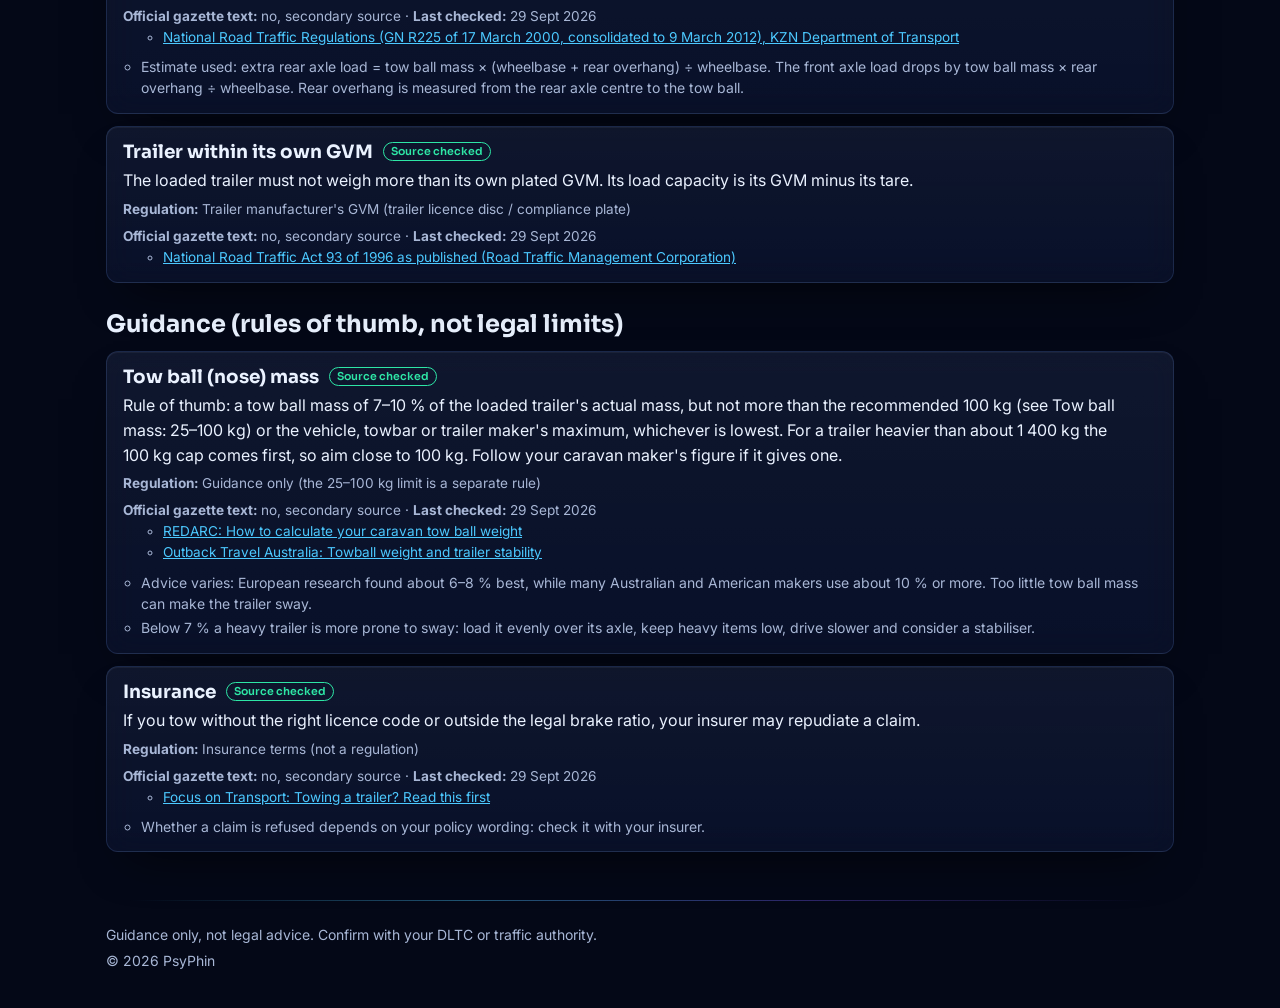
<file: sources.html>
<!doctype html>
<html lang="en-ZA" data-circuit="still">
<head>
  <meta charset="utf-8">
  <meta name="viewport" content="width=device-width, initial-scale=1">
  <title>Sources | SA Towing Check | PsyPhin</title>
  <meta name="description" content="Every rule SA Towing Check uses, with its regulation, source and verification status.">
  <meta name="theme-color" content="#040817">
  <link rel="canonical" href="https://towing.psyphin.co.za/sources.html">
  <meta property="og:type" content="website">
  <meta property="og:url" content="https://towing.psyphin.co.za/sources.html">
  <meta property="og:title" content="Sources | SA Towing Check">
  <meta property="og:description" content="Every rule SA Towing Check uses, with its regulation, source and verification status.">
  <meta property="og:image" content="https://towing.psyphin.co.za/og-image.jpg">
  <link rel="icon" href="favicon.ico" sizes="48x48">
  <link rel="icon" href="favicon-96x96.png" type="image/png" sizes="96x96">
  <link rel="icon" href="favicon-192x192.png" type="image/png" sizes="192x192">
  <link rel="apple-touch-icon" href="apple-touch-icon.png" sizes="180x180">
  <link rel="preconnect" href="https://fonts.googleapis.com">
  <link rel="preconnect" href="https://fonts.gstatic.com" crossorigin>
  <link href="https://fonts.googleapis.com/css2?family=Inter:wght@400;500;600;700&family=Sora:wght@500;600;700&display=swap" rel="stylesheet">
  <link rel="stylesheet" href="css/style.css">
</head>
<body>
  <a class="skip-link" href="#main">Skip to content</a>

  <header class="brand-bar">
    <div class="brand-nav">
      <a class="back-link" href="https://psyphin.co.za/#tools"><span class="back-link-arrow" aria-hidden="true">&larr;</span> <span class="back-link-label"><span class="back-link-more">More </span>PsyPhin tools</span> <span class="back-link-domain">psyphin.co.za</span></a>
      <nav class="nav" aria-label="Site">
        <a href="index.html">Checker</a>
        <a href="sources.html" aria-current="page">Sources</a>
      </nav>
    </div>
    <div class="brand-inner">
      <a class="brand-logo-link" href="https://psyphin.co.za/" aria-label="PsyPhin home"><img src="logo.jpg" alt="PsyPhin" class="brand-logo" width="560" height="501"></a>
      <div class="brand-text">
        <p class="brand-eyebrow">South Africa &middot; Towing legality checker</p>
        <p class="brand-title">SA Towing Check</p>
        <p class="subtitle">Is your car or bakkie plus trailer legal on South African roads? Checks your licence code, trailer brakes, speed limit and overloading, plus payload, GCM and tow ball ratings, with a source for every rule.</p>
      </div>
    </div>
  </header>

  <main id="main" class="wrap">
    <section class="intro">
      <h1>Sources</h1>
      <p class="lede">Every rule the checker uses, with the regulation it comes from and where the wording was found.</p>
      <p class="privacy">Legal rules marked <span class="badge badge--verified">Verified</span> were checked on 29 September 2026 against government-hosted copies of the gazetted National Road Traffic Regulations and Act, including the 2014 and 2016 amendments that change them. A rule marked <span class="badge badge--unverified">Unverified: confirm with DLTC</span> is one the regulation text doesn't settle. <span id="verified-count"></span></p>
    </section>

    <div id="source-groups"></div>
  </main>

  <footer class="site-footer">
    <div class="wrap">
      <p>Guidance only, not legal advice. Confirm with your DLTC or traffic authority.</p>
      <p>&copy; <span id="year"></span> PsyPhin</p>
    </div>
  </footer>

  <script src="js/rules.js"></script>
  <script src="js/ui.js"></script>
  <script src="js/sources.js"></script>
  <script src="js/circuit.js"></script>

  <!-- GoatCounter: cookie-free page-visit stats at https://psyphin.goatcounter.com/ -->
  <!-- Shared with psyphin.co.za: prefix paths with the host so this site's "/" is counted separately -->
  <script>window.goatcounter = { path: function (p) { return location.host + p; } };</script>
  <script data-goatcounter="https://psyphin.goatcounter.com/count" async src="//gc.zgo.at/count.js"></script>
</body>
</html>
</file>
<file: css/style.css>
/* SA Towing Check. Colours follow psyphin.co.za (css/style.css there): the navy
   "deep space" look shared by every PsyPhin site since 2026-10-18. */
:root {
  --bg: #040817;
  --surface: #0b1330;
  --surface-2: #101a3c;
  --glass: rgba(11, 19, 48, 0.58);
  --glass-2: rgba(16, 26, 60, 0.6);
  --border: rgba(120, 170, 255, 0.16);
  --text: #eaf2ff;
  --text-muted: #a8b7d6;
  --accent: #4cc9ff;
  --accent-strong: #2f6bff;
  --accent-glow: rgba(76, 201, 255, 0.35);
  --violet: #7c5cff;

  /* anything the visitor can change: blue box, blue value, pencil (worked-out
     figures stay plain). The same as the EV travel cost page. */
  --input-bg: color-mix(in srgb, var(--accent) 12%, var(--surface-2));
  --input-border: color-mix(in srgb, var(--accent) 70%, var(--border));
  --pencil: url("data:image/svg+xml,%3Csvg xmlns='http://www.w3.org/2000/svg' viewBox='0 0 16 16' fill='none' stroke='%234cc9ff' stroke-width='1.6' stroke-linecap='round' stroke-linejoin='round'%3E%3Cpath d='M11.2 2.3l2.5 2.5-8.4 8.4-3.2.7.7-3.2z'/%3E%3Cpath d='M9.6 3.9l2.5 2.5'/%3E%3C/svg%3E");
  /* on the pale licence disc */
  --pencil-dark: url("data:image/svg+xml,%3Csvg xmlns='http://www.w3.org/2000/svg' viewBox='0 0 16 16' fill='none' stroke='%231e8fff' stroke-width='1.6' stroke-linecap='round' stroke-linejoin='round'%3E%3Cpath d='M11.2 2.3l2.5 2.5-8.4 8.4-3.2.7.7-3.2z'/%3E%3Cpath d='M9.6 3.9l2.5 2.5'/%3E%3C/svg%3E");

  /* traffic light */
  --pass: #2ee6a6;
  --warn: #ffc857;
  --fail: #ff5d73;
  --info: #4cc9ff;
  --incomplete: #7487ad;

  /* legal vs manufacturer panels */
  --legal: #4cc9ff;
  --maker: #c084fc;

  /* charts (brakes diagram, weight budget). Checked for colour-blind
     separation and contrast on --surface-2 with the dataviz palette validator:
     blue = what you carry, aqua = the trailer (hatched for its tow ball),
     grey = the vehicle itself; the brake zones are one blue, light = more brake. */
  --seg-tare: #4a535d;
  --seg-load: #3987e5;
  --seg-trailer: #199e70;
  --zone-none: #184f95;
  --zone-overrun: #2a78d6;
  --zone-service: #6da7ec;
  --on-dark: #f4f6f8;
  --on-light: #0b0d10;

  /* the on-screen licence disc: pale paper and dark print, like the real one */
  --disc-paper: #f1efe6;
  --disc-ring: #b9c7b0;
  --disc-ink: #1d2320;
  --disc-faint: #6f7a72;

  --radius: 14px;
  --max-width: 1100px;
  --font-body: "Inter", system-ui, -apple-system, "Segoe UI", Roboto, sans-serif;
  --font-display: "Sora", "Inter", system-ui, sans-serif;
}

*,
*::before,
*::after {
  box-sizing: border-box;
}

/* elements with display rules below must still hide (modes, trailer fields) */
[hidden] {
  display: none !important;
}

body {
  margin: 0;
  background: var(--bg);
  color: var(--text);
  font-family: var(--font-body);
  font-size: 1rem;
  line-height: 1.55;
  -webkit-font-smoothing: antialiased;
  overflow-x: hidden;
}

/* Fixed layers behind the whole page, the same on every PsyPhin site (change them
   together): a glowing circuit board and slow-drifting pools of blue and violet
   light. js/circuit.js (identical on every site) draws the circuit on two canvases
   (.circuit-fx) and adds .fx-circuit to <html>, which hides the static fallback
   tile in body::before. Here (owner's request, 2026-10-19) both are dimmer than
   on the other sites and still: the pages set <html data-circuit="still">, so
   circuit.js draws the board once with no pulses, and the light doesn't drift,
   so nothing moves behind the text. */
body::before,
body::after {
  content: "";
  position: fixed;
  inset: 0;
  z-index: -1;
  pointer-events: none;
}

body::before {
  opacity: 0.5;
  background-image: url("data:image/svg+xml,%3Csvg xmlns='http://www.w3.org/2000/svg' width='180' height='180' fill='none'%3E%3Cfilter id='g' filterUnits='userSpaceOnUse' x='-20' y='-20' width='220' height='220'%3E%3CfeGaussianBlur stdDeviation='1.8' result='b'/%3E%3CfeMerge%3E%3CfeMergeNode in='b'/%3E%3CfeMergeNode in='SourceGraphic'/%3E%3C/feMerge%3E%3C/filter%3E%3Cg filter='url(%23g)'%3E%3Cg stroke='%233fb6ff' stroke-opacity='0.18' stroke-width='1.1'%3E%3Cpath d='M0 40h46l18 18h44M108 58v42l18 18h54M24 180v-44l18-18h34M180 22h-34L124 0M76 118v-20l-14-14H0M146 180v-26l12-12h22'/%3E%3C/g%3E%3Cg stroke='%235cc8ff' stroke-opacity='0.38'%3E%3Ccircle cx='108' cy='58' r='2.6'/%3E%3Ccircle cx='76' cy='118' r='2.6'/%3E%3Ccircle cx='146' cy='22' r='2.6'/%3E%3Ccircle cx='146' cy='154' r='2.6'/%3E%3C/g%3E%3C/g%3E%3C/svg%3E");
}

.fx-circuit body::before {
  display: none;
}

body::after {
  z-index: -2;
  inset: -20%;
  background:
    radial-gradient(38% 32% at 82% 8%, rgba(47, 107, 255, 0.18), transparent 70%),
    radial-gradient(30% 28% at 10% 40%, rgba(124, 92, 255, 0.1), transparent 70%),
    radial-gradient(34% 30% at 70% 85%, rgba(0, 180, 255, 0.07), transparent 70%);
}

.circuit-fx {
  position: fixed;
  top: 0;
  left: 0;
  z-index: -1;
  pointer-events: none;
  opacity: 0.5;
}

::selection {
  background: rgba(76, 201, 255, 0.35);
  color: #fff;
}

a {
  color: var(--accent);
}

h1,
h2,
h3 {
  font-family: var(--font-display);
  line-height: 1.15;
  margin: 0;
}

.wrap {
  max-width: var(--max-width);
  margin: 0 auto;
  padding: 0 16px;
}

.skip-link {
  position: absolute;
  left: -9999px;
}

.skip-link:focus {
  left: 16px;
  top: 16px;
  z-index: 10;
  background: var(--surface);
  padding: 8px 12px;
}

.visually-hidden {
  position: absolute;
  width: 1px;
  height: 1px;
  overflow: hidden;
  clip: rect(0 0 0 0);
  white-space: nowrap;
}

.muted {
  color: var(--text-muted);
}

/* ------------------------------------------------------------ header / footer */
.site-header {
  border-bottom: 1px solid var(--border);
  background: rgba(2, 2, 3, 0.92);
  position: sticky;
  top: 0;
  z-index: 5;
  backdrop-filter: blur(6px);
}

.site-header-inner {
  max-width: var(--max-width);
  margin: 0 auto;
  padding: 12px 16px;
  display: flex;
  align-items: center;
  justify-content: space-between;
  gap: 16px;
}

/* back link pill: same design as fuel.psyphin.co.za's header link */
.back-link {
  display: inline-flex;
  align-items: center;
  flex-wrap: wrap;
  gap: 4px 10px;
  padding: 8px 16px 8px 12px;
  border: 1px solid rgba(76, 201, 255, 0.35);
  border-radius: 999px;
  background: rgba(10, 20, 52, 0.55);
  -webkit-backdrop-filter: blur(10px);
  backdrop-filter: blur(10px);
  color: var(--text);
  font-size: 15px;
  font-weight: 600;
  line-height: 1.3;
  text-decoration: none;
  transition: background-color 0.15s ease, border-color 0.15s ease, box-shadow 0.15s ease;
}

.back-link-arrow {
  color: var(--accent);
  font-size: 17px;
  transition: transform 0.15s ease;
}

.back-link-domain {
  color: var(--text-muted);
  font-weight: 500;
  font-size: 13px;
}

.back-link:hover {
  background: rgba(76, 201, 255, 0.14);
  border-color: var(--accent);
  box-shadow: 0 0 22px rgba(76, 201, 255, 0.3);
}

.back-link:hover .back-link-arrow {
  transform: translateX(-3px);
}

.back-link:focus-visible {
  outline: 2px solid var(--accent);
  outline-offset: 3px;
}

/* phones: the pill, page links and shield share one row, so drop the domain,
   keep the pill on one line and shorten it to "← PsyPhin tools" */
@media (max-width: 480px) {
  .back-link-domain {
    display: none;
  }

  .back-link {
    flex-wrap: nowrap;
    white-space: nowrap;
  }
}

@media (max-width: 420px) {
  .back-link-more {
    display: none;
  }

  .back-link {
    padding: 7px 12px 7px 10px;
    gap: 8px;
    font-size: 14px;
  }
}

@media (prefers-reduced-motion: reduce) {
  .back-link,
  .back-link-arrow {
    transition: none;
  }
}

.nav {
  display: flex;
  gap: 18px;
}

/* page links + PsyPhin shield (a copy of psyphin.co.za's brand-64.png), top right */
.header-end {
  display: flex;
  align-items: center;
  gap: 16px;
}

.brand {
  display: block;
  flex: none;
  border-radius: 6px;
}

.brand img {
  display: block;
  width: 32px;
  height: 32px;
  border-radius: 6px;
}

.brand:focus-visible {
  outline: 2px solid var(--accent);
  outline-offset: 3px;
}

@media (max-width: 420px) {
  .site-header-inner {
    gap: 12px;
  }

  .header-end,
  .nav {
    gap: 12px;
  }

  .nav a {
    font-size: 1rem;
  }

  .brand img {
    width: 28px;
    height: 28px;
  }
}

@media (max-width: 350px) {
  .site-header-inner {
    padding-left: 12px;
    padding-right: 12px;
  }

  .site-header-inner,
  .header-end,
  .nav {
    gap: 8px;
  }

  .back-link {
    padding: 6px 10px 6px 8px;
    gap: 6px;
  }
}

.nav a {
  color: var(--text-muted);
  text-decoration: none;
  font-family: var(--font-display);
  font-weight: 600;
  font-size: 1.05rem;
  letter-spacing: 0.02em;
}

.nav a[aria-current="page"],
.nav a:hover {
  color: var(--accent);
}

.site-footer {
  border-top: 1px solid var(--border);
  margin-top: 48px;
  padding: 20px 0 32px;
  color: var(--text-muted);
  font-size: 0.875rem;
}

.site-footer p {
  margin: 4px 0;
}

/* ------------------------------------------------------------ intro */
.intro {
  padding: 28px 0 8px;
}

.intro h1 {
  font-size: clamp(2rem, 6vw, 2.8rem);
  color: var(--text);
}

.lede {
  max-width: 62ch;
  margin: 10px 0 6px;
  color: var(--text);
}

.privacy {
  margin: 0;
  color: var(--text-muted);
  font-size: 0.875rem;
}

/* ------------------------------------------------------------ modes */
.modes {
  display: grid;
  grid-template-columns: repeat(4, 1fr);
  gap: 4px;
  margin-top: 20px;
  padding: 4px;
  background: var(--surface);
  border: 1px solid var(--border);
  border-radius: 12px;
  max-width: 760px;
}

/* phones: two rows of two */
@media (max-width: 560px) {
  .modes {
    grid-template-columns: 1fr 1fr;
  }
}

.mode-button small {
  display: block;
  font-family: var(--font-body);
  font-weight: 500;
  font-size: 0.72rem;
  letter-spacing: 0.04em;
  text-transform: uppercase;
  opacity: 0.8;
}

.mode-button {
  font: inherit;
  font-family: var(--font-display);
  font-weight: 700;
  font-size: 1.05rem;
  line-height: 1.15;
  min-height: 44px;
  padding: 6px 8px;
  color: var(--text-muted);
  background: transparent;
  border: 0;
  border-radius: 9px;
  cursor: pointer;
}

.mode-button:hover {
  color: var(--text);
}

.mode-button[aria-pressed="true"] {
  color: #0b0d10;
  background: var(--accent);
}

.mode-button:focus-visible {
  outline: 2px solid var(--accent);
  outline-offset: 2px;
}

.mode-hint {
  margin: 8px 0 0;
  font-size: 0.875rem;
  color: var(--text-muted);
}

.jump-link {
  white-space: nowrap;
}

.results {
  scroll-margin-top: 64px; /* clear the sticky header */
}

@media (min-width: 900px) {
  .jump-link {
    display: none;
  }
}

/* ------------------------------------------------------------ layout */
.layout {
  display: grid;
  gap: 24px;
  margin-top: 20px;
}

@media (min-width: 900px) {
  .layout {
    grid-template-columns: minmax(300px, 380px) 1fr;
    align-items: start;
  }
}

/* ------------------------------------------------------------ form */
.inputs fieldset {
  border: 1px solid var(--border);
  background: var(--surface);
  border-radius: var(--radius);
  margin: 0 0 16px;
  padding: 14px 16px 6px;
  min-width: 0;
}

.inputs legend {
  font-family: var(--font-display);
  font-weight: 700;
  font-size: 1.15rem;
  padding: 0 6px;
  color: var(--accent);
}

.field {
  margin-bottom: 14px;
}

.field > label,
.field > .label {
  display: block;
  font-weight: 600;
  font-size: 0.95rem;
  margin-bottom: 6px;
}

.hint {
  margin: 4px 0 0;
  font-size: 0.8rem;
  color: var(--text-muted);
}

input[inputmode],
select {
  width: 100%;
  font: inherit;
  font-size: 1rem; /* 16px stops iOS zooming on focus */
  font-weight: 600;
  color: var(--accent);
  background-color: var(--input-bg);
  border: 1px solid var(--input-border);
  border-radius: 10px;
  padding: 10px 12px;
  min-height: 44px;
}

input[inputmode] {
  padding-right: 30px;
  background: var(--input-bg) var(--pencil) no-repeat right 9px center / 14px;
  -moz-appearance: textfield;
  appearance: textfield;
}

input[inputmode]::-webkit-outer-spin-button,
input[inputmode]::-webkit-inner-spin-button {
  -webkit-appearance: none;
  margin: 0;
}

input::placeholder {
  color: var(--text-muted);
  font-weight: 400;
}

select option {
  color: var(--text);
  background: var(--surface-2);
  font-weight: 400;
}

input[inputmode]:focus,
select:focus {
  outline: 2px solid var(--accent);
  outline-offset: 1px;
}

.unit-input {
  display: flex;
  align-items: stretch;
}

.unit-input input {
  border-top-right-radius: 0;
  border-bottom-right-radius: 0;
}

.unit-input span {
  display: flex;
  align-items: center;
  padding: 0 12px;
  border: 1px solid var(--input-border);
  border-left: 0;
  border-radius: 0 10px 10px 0;
  background: color-mix(in srgb, var(--input-bg) 60%, #000);
  color: var(--text-muted);
  font-size: 0.9rem;
}

/* a key to the convention, in the intro */
.key-input {
  display: inline-block;
  padding: 0 6px;
  border: 1px solid var(--input-border);
  background: var(--input-bg);
  border-radius: 5px;
  color: var(--accent);
  font-weight: 600;
}

.choice {
  display: grid;
  grid-template-columns: 1fr 1fr;
  gap: 8px;
}

.choice label {
  display: flex;
  align-items: flex-start;
  gap: 8px;
  line-height: 1.3;
  padding: 10px 12px;
  min-height: 44px;
  border: 1px solid var(--border);
  border-radius: 10px;
  background: var(--surface-2);
  cursor: pointer;
  font-weight: 500;
}

.choice label small {
  display: block;
  color: var(--text-muted);
  font-size: 0.78rem;
  font-weight: 400;
  margin-top: 2px;
}

.choice .choice-wide {
  grid-column: 1 / -1;
}

.field > .label small {
  font-weight: 400;
  font-size: 0.8rem;
  color: var(--text-muted);
}

.choice label:hover {
  border-color: var(--input-border);
}

.choice label:has(input:checked) {
  border-color: var(--accent);
  box-shadow: inset 0 0 0 1px var(--accent);
  background: var(--input-bg);
  color: var(--accent);
  font-weight: 600;
}

.choice input {
  accent-color: var(--accent);
  flex: none;
  width: 18px;
  height: 18px;
  margin: 0;
}

.help {
  margin-top: 8px;
  font-size: 0.875rem;
}

.help summary {
  cursor: pointer;
  color: var(--accent);
}

.help-body {
  margin-top: 6px;
  padding: 10px 12px;
  background: var(--surface-2);
  border-radius: 10px;
}

.help-body p {
  margin: 0 0 6px;
}

.help-body > ul {
  margin: 0 0 6px;
  padding-left: 1.2em;
}

.help-body li {
  margin-bottom: 3px;
}

.fieldset-hint {
  margin: 0 0 12px;
}

.field-row {
  display: grid;
  grid-template-columns: 1fr 1fr;
  gap: 0 10px;
}

.field-row > .field > label {
  display: block;
  font-weight: 600;
  font-size: 0.95rem;
  margin-bottom: 6px;
}

.field-row-hint {
  margin: -8px 0 14px;
}

.fieldset-details > summary {
  cursor: pointer;
  font-family: var(--font-display);
  font-weight: 700;
  font-size: 1.15rem;
  color: var(--accent);
  margin-bottom: 8px;
}

.fieldset-details > summary small {
  font-family: var(--font-body);
  font-weight: 400;
  font-size: 0.8rem;
  color: var(--text-muted);
  white-space: nowrap;
}

/* if the heading wraps, "(optional)" goes with the last word, never alone */
.summary-tail {
  white-space: nowrap;
}

/* phones: keep "(optional)" on the heading's line */
@media (max-width: 420px) {
  .fieldset-details > summary {
    font-size: 1.05rem;
  }

  .fieldset-details > summary small {
    font-size: 0.75rem;
  }
}

.inputs fieldset:has(> .fieldset-details) {
  padding-top: 12px;
}

/* load list builder */
.load-list {
  display: grid;
  gap: 10px;
  margin-top: 10px;
}

.load-row {
  display: grid;
  grid-template-columns: 1fr 1fr auto;
  gap: 6px 8px;
  align-items: end;
  padding: 10px;
  background: var(--surface-2);
  border: 1px solid var(--border);
  border-radius: 10px;
}

.load-row input:not([inputmode]) {
  grid-column: 1 / -1;
}

.load-row input {
  width: 100%;
  font: inherit;
  font-size: 1rem;
  font-weight: 600;
  color: var(--accent);
  background: var(--input-bg) var(--pencil) no-repeat right 9px center / 14px;
  border: 1px solid var(--input-border);
  border-radius: 8px;
  padding: 8px 30px 8px 10px;
  min-height: 44px;
}

.load-row input:focus {
  outline: 2px solid var(--accent);
  outline-offset: 1px;
}

.load-num span {
  display: block;
  font-size: 0.75rem;
  color: var(--text-muted);
  margin-bottom: 2px;
}

.load-remove {
  min-width: 44px;
  min-height: 44px;
  font-size: 1.3rem;
  line-height: 1;
  color: var(--text-muted);
  background: transparent;
  border: 1px solid var(--border);
  border-radius: 8px;
  cursor: pointer;
}

.load-remove:hover {
  color: var(--fail);
  border-color: var(--fail);
}

.load-add {
  display: flex;
  gap: 8px;
}

.load-add select {
  flex: 1;
  min-width: 0;
}

.load-total {
  margin: 10px 0 12px;
  font-size: 0.9rem;
  color: var(--text-muted);
}

.load-total strong {
  color: var(--text);
}

.form-actions {
  display: flex;
  gap: 10px;
  flex-wrap: wrap;
}

.button {
  font: inherit;
  font-size: 0.9rem;
  font-weight: 600;
  min-height: 44px;
  padding: 8px 16px;
  border-radius: 10px;
  cursor: pointer;
}

.button--ghost {
  background: transparent;
  color: var(--accent);
  border: 1px solid var(--border);
}

.button--ghost:hover {
  border-color: var(--accent);
}

.button--primary {
  background: var(--accent);
  color: #0b0d10;
  border: 1px solid var(--accent);
}

.button--primary:hover {
  background: var(--accent-strong);
  border-color: var(--accent-strong);
}

.button:focus-visible {
  outline: 2px solid var(--accent);
  outline-offset: 2px;
}

/* ------------------------------------------------------------ results */
.overall {
  display: flex;
  align-items: center;
  gap: 12px;
  padding: 14px 16px;
  border-radius: var(--radius);
  border: 1px solid var(--border);
  background: var(--surface);
  font-weight: 600;
  margin-bottom: 16px;
  --tone: var(--incomplete);
  border-left: 5px solid var(--tone);
}

.overall--pass,
.overall--info {
  --tone: var(--pass);
}

.overall--warn {
  --tone: var(--warn);
}

.overall--fail {
  --tone: var(--fail);
}

.status-icon {
  flex: none;
  display: inline-grid;
  place-items: center;
  width: 26px;
  height: 26px;
  border-radius: 50%;
  background: var(--tone);
  color: #0b0d10;
  font-weight: 700;
  font-size: 0.9rem;
  line-height: 1;
}

.panel {
  border: 1px solid var(--border);
  border-top: 4px solid var(--panel-color);
  background: var(--surface);
  border-radius: var(--radius);
  padding: 16px;
  margin-bottom: 16px;
}

.panel--legal {
  --panel-color: var(--legal);
}

.panel--maker {
  --panel-color: var(--maker);
}

.panel h2 {
  font-size: 1.4rem;
  display: flex;
  align-items: center;
  gap: 10px;
  flex-wrap: wrap;
}

.panel-tag {
  font-family: var(--font-body);
  font-size: 0.7rem;
  font-weight: 600;
  text-transform: uppercase;
  letter-spacing: 0.06em;
  color: var(--panel-color);
  border: 1px solid var(--panel-color);
  border-radius: 999px;
  padding: 2px 8px;
}

.panel > p {
  margin: 10px 0 0;
}

.checks {
  list-style: none;
  margin: 12px 0 0;
  padding: 0;
  display: grid;
  gap: 12px;
}

.check {
  --tone: var(--incomplete);
  background: var(--surface-2);
  border: 1px solid var(--border);
  border-left: 5px solid var(--tone);
  border-radius: 12px;
  padding: 12px 14px;
}

.check--pass { --tone: var(--pass); }
.check--warn { --tone: var(--warn); }
.check--fail { --tone: var(--fail); }
.check--info { --tone: var(--info); }

.check-head {
  display: flex;
  align-items: center;
  gap: 10px;
  flex-wrap: wrap;
}

/* the title wraps beside its icon (never leaving the icon alone); a long
   status label drops to its own line only when both won't fit */
.check-head h3 {
  font-size: 1.15rem;
  flex: 1 1 9rem;
  min-width: 0;
}

.status-label {
  font-size: 0.75rem;
  font-weight: 600;
  text-transform: uppercase;
  letter-spacing: 0.05em;
  color: var(--tone);
  text-align: right;
}

.check-reason {
  margin: 8px 0 0;
}

.check-notes {
  margin: 8px 0 0;
  padding-left: 18px;
  color: var(--text-muted);
  font-size: 0.875rem;
}

.check-notes li + li {
  margin-top: 2px;
}

/* a card's explanatory notes, folded away */
.more-detail {
  margin-top: 8px;
  font-size: 0.85rem;
}

.more-detail > summary {
  cursor: pointer;
  width: fit-content;
  color: var(--accent);
}

.more-detail > .check-notes {
  margin-top: 4px;
}

/* one outcome per vehicle type, when the type was left blank */
.variants {
  list-style: none;
  margin: 8px 0 0;
  padding: 0;
  display: grid;
  gap: 8px;
}

.variant {
  --tone: var(--incomplete);
  padding: 8px 10px;
  border-left: 3px solid var(--tone);
  border-radius: 8px;
  background: var(--surface);
}

.variant--pass { --tone: var(--pass); }
.variant--warn { --tone: var(--warn); }
.variant--fail { --tone: var(--fail); }
.variant--info { --tone: var(--info); }

.variant-head {
  display: flex;
  align-items: center;
  flex-wrap: wrap;
  gap: 4px 8px;
}

.variant-head .status-icon {
  width: 20px;
  height: 20px;
  font-size: 0.75rem;
}

.variant-head strong {
  flex: 1 1 9rem;
  min-width: 0;
}

.variant-head .status-label {
  margin-left: auto;
  font-size: 0.8rem;
  font-weight: 600;
  color: var(--tone);
}

.variant p {
  margin: 4px 0 0;
}

/* meter: fill carries the status; the track is a dim step of the same colour */
.meter {
  --tone: var(--incomplete);
  display: flex;
  align-items: center;
  gap: 10px;
  margin-top: 10px;
}

.meter--pass { --tone: var(--pass); }
.meter--warn { --tone: var(--warn); }
.meter--fail { --tone: var(--fail); }
.meter--info { --tone: var(--info); }

.meter-track {
  flex: 1;
  height: 10px;
  border-radius: 4px;
  background: color-mix(in srgb, var(--tone) 22%, var(--surface-2));
  overflow: hidden;
}

.meter-fill {
  height: 100%;
  border-radius: 4px;
  background: var(--tone);
}

.meter-text {
  flex: none;
  font-size: 0.8rem;
  color: var(--text-muted);
  font-variant-numeric: tabular-nums;
}

.panel-intro {
  font-size: 0.875rem;
}

.panel-summary {
  display: flex;
  align-items: center;
  gap: 10px;
  margin: 12px 0 0;
  font-weight: 600;
  --tone: var(--incomplete);
}

.panel-summary.overall--pass { --tone: var(--pass); }
.panel-summary.overall--warn { --tone: var(--warn); }
.panel-summary.overall--fail { --tone: var(--fail); }

/* heaviest trailer tile */
.limit-tile {
  border: 1px solid var(--border);
  background: var(--surface);
  border-radius: var(--radius);
  padding: 16px;
  margin-bottom: 16px;
}

.limit-tile h2 {
  font-size: 1.3rem;
}

.limit-tile > p {
  margin: 8px 0 0;
}

.limit-figure {
  font-family: var(--font-display);
  font-weight: 700;
  font-size: 3.2rem;
  line-height: 1;
  font-variant-numeric: tabular-nums;
}

.limit-sub {
  color: var(--text);
}

.table-wrap {
  overflow-x: auto;
  margin-top: 12px;
}

.limit-table {
  width: 100%;
  border-collapse: collapse;
  font-size: 0.85rem;
}

.limit-table th,
.limit-table td {
  text-align: left;
  padding: 7px 8px;
  border-bottom: 1px solid var(--border);
  vertical-align: top;
}

.limit-table th {
  color: var(--text-muted);
  font-weight: 600;
  font-size: 0.75rem;
  text-transform: uppercase;
  letter-spacing: 0.04em;
}

.limit-table .num {
  text-align: right;
  white-space: nowrap;
  font-variant-numeric: tabular-nums;
}

.limit-table tr.is-binding td {
  font-weight: 600;
  background: var(--surface-2);
}

.limit-table tr.is-binding td:first-child {
  box-shadow: inset 3px 0 0 var(--accent);
}

/* phones: each limit becomes a two-line block (name, then figure / basis / type) */
@media (max-width: 560px) {
  .limit-table thead {
    position: absolute;
    width: 1px;
    height: 1px;
    overflow: hidden;
    clip: rect(0 0 0 0);
  }

  .limit-table tr {
    display: grid;
    grid-template-columns: auto 1fr auto;
    column-gap: 12px;
    align-items: baseline;
    padding: 8px;
    border-bottom: 1px solid var(--border);
  }

  .limit-table td {
    padding: 0;
    border: 0;
  }

  .limit-table td:first-child {
    grid-column: 1 / -1;
    margin-bottom: 2px;
  }

  .limit-table tr.is-binding {
    background: var(--surface-2);
    box-shadow: inset 3px 0 0 var(--accent);
  }

  .limit-table tr.is-binding td,
  .limit-table tr.is-binding td:first-child {
    background: none;
    box-shadow: none;
  }

  .limit-table .num {
    text-align: left;
  }
}

/* ------------------------------------------------------------ What can I tow? */
.tow-cards {
  list-style: none;
  margin: 12px 0 0;
  padding: 0;
  display: grid;
  gap: 12px;
}

.tow-card,
.tow-speed {
  background: var(--surface-2);
  border: 1px solid var(--border);
  border-left: 5px solid var(--legal);
  border-radius: 12px;
  padding: 12px 14px;
}

.tow-card h3,
.tow-speed h3 {
  font-size: 1.15rem;
}

.tow-figure {
  margin: 6px 0 0;
  font-family: var(--font-display);
  font-weight: 700;
  font-size: 2.4rem;
  line-height: 1;
  font-variant-numeric: tabular-nums;
}

.tow-figure--none {
  font-size: 1.6rem;
}

.tow-figure-sub {
  margin: 4px 0 0;
  font-size: 0.85rem;
  color: var(--text-muted);
}

.tow-lines {
  list-style: none;
  margin: 10px 0 0;
  padding: 0;
  font-size: 0.875rem;
}

.tow-lines li {
  display: grid;
  grid-template-columns: 1fr auto auto;
  gap: 10px;
  align-items: baseline;
  padding: 5px 0;
  border-top: 1px solid var(--border);
}

.tow-lines li.is-binding {
  font-weight: 600;
}

.tow-line-kg {
  white-space: nowrap;
  font-variant-numeric: tabular-nums;
}

.tow-sentence {
  margin: 8px 0 0;
}

.tow-speed {
  margin-top: 12px;
}

.tow-speed ul {
  margin: 8px 0 0;
  padding-left: 18px;
}

.tow-speed-group {
  margin: 10px 0 0;
  font-weight: 600;
}

/* ------------------------------------------------------------ motor car vs goods vehicle */
.panel--compare {
  --panel-color: var(--legal);
}

.compare-summary {
  --tone: var(--info);
}

.compare-table {
  width: 100%;
  border-collapse: collapse;
  font-size: 0.9rem;
}

.compare-table th,
.compare-table td {
  text-align: left;
  vertical-align: top;
  padding: 10px 8px;
  border-bottom: 1px solid var(--border);
}

.compare-table thead th {
  color: var(--text-muted);
  font-size: 0.75rem;
  font-weight: 600;
  text-transform: uppercase;
  letter-spacing: 0.04em;
}

.compare-table tbody th {
  font-weight: 600;
  width: 28%;
}

.compare-table tr.is-different {
  background: var(--surface-2);
}

.compare-table tr.is-different th {
  box-shadow: inset 3px 0 0 var(--accent);
}

.diff-tag {
  display: block;
  margin-top: 4px;
  font-size: 0.68rem;
  font-weight: 600;
  text-transform: uppercase;
  letter-spacing: 0.05em;
  color: var(--accent);
}

.compare-cell {
  --tone: var(--incomplete);
}

.compare-cell--pass { --tone: var(--pass); }
.compare-cell--warn { --tone: var(--warn); }
.compare-cell--fail { --tone: var(--fail); }
.compare-cell--info { --tone: var(--info); }

.compare-cell {
  display: table-cell;
}

.compare-cell .status-icon {
  width: 20px;
  height: 20px;
  font-size: 0.75rem;
  margin-right: 8px;
  vertical-align: -4px;
}

@media (max-width: 560px) {
  .compare-table thead {
    position: absolute;
    width: 1px;
    height: 1px;
    overflow: hidden;
    clip: rect(0 0 0 0);
  }

  .compare-table tr {
    display: grid;
    grid-template-columns: 1fr 1fr;
    column-gap: 10px;
    padding: 10px 8px;
    border-bottom: 1px solid var(--border);
  }

  .compare-table th,
  .compare-table td {
    padding: 0;
    border: 0;
  }

  .compare-table tbody th {
    grid-column: 1 / -1;
    width: auto;
    margin-bottom: 6px;
  }

  .compare-table tr.is-different {
    box-shadow: inset 3px 0 0 var(--accent);
  }

  .compare-table tr.is-different th {
    box-shadow: none;
  }

  .compare-table .diff-tag {
    display: inline;
    margin: 0 0 0 8px;
  }

  .compare-cell {
    display: block;
  }

  .compare-cell::before {
    content: attr(data-label);
    display: block;
    margin-bottom: 4px;
    font-size: 0.72rem;
    font-weight: 600;
    text-transform: uppercase;
    letter-spacing: 0.04em;
    color: var(--text-muted);
  }
}

.kind {
  display: inline-block;
  font-size: 0.68rem;
  font-weight: 600;
  text-transform: uppercase;
  letter-spacing: 0.05em;
  border-radius: 999px;
  padding: 1px 7px;
  white-space: nowrap;
}

.kind--legal {
  color: var(--legal);
  border: 1px solid var(--legal);
}

.kind--manufacturer {
  color: var(--maker);
  border: 1px solid var(--maker);
}

/* compact citations on the checker: plain rule names linking to the sources page */
.rule-links {
  margin: 10px 0 0;
  font-size: 0.8rem;
  line-height: 1.5;
  color: var(--text-muted);
}

.rule-links-label {
  margin-right: 6px;
}

.rule-links ul {
  display: inline;
  list-style: none;
  margin: 0;
  padding: 0;
}

.rule-links li {
  display: inline;
}

.rule-links li + li::before {
  content: "\00B7";
  margin: 0 6px;
  color: var(--text-muted);
}

.rule-links a {
  font-weight: 600;
}

/* a panel's citations, gathered at its foot: one line per check */
.panel-sources {
  margin-top: 18px;
  padding-top: 12px;
  border-top: 1px solid var(--border);
}

.panel-sources h3 {
  margin: 0 0 6px;
  font-size: 0.8rem;
  letter-spacing: 0.08em;
  text-transform: uppercase;
  color: var(--text-muted);
}

.panel-sources > ul {
  list-style: none;
  margin: 0;
  padding: 0;
}

.panel-sources > ul > li {
  display: flex;
  flex-wrap: wrap;
  gap: 0 8px;
  align-items: baseline;
  padding: 3px 0;
  font-size: 0.8rem;
  line-height: 1.5;
}

.panel-sources-check {
  flex: 0 0 9.5em;
  color: var(--text);
  font-weight: 600;
}

.panel-sources .rule-links {
  flex: 1 1 14em;
  margin: 0;
}

.panel-sources .rule-links-label {
  display: none;
}

.rule-ref {
  font-weight: 400;
  white-space: nowrap;
}

.badge {
  display: inline-block;
  font-size: 0.68rem;
  font-weight: 600;
  line-height: 1.4;
  padding: 1px 7px;
  border-radius: 999px;
  white-space: nowrap;
  vertical-align: 1px;
}

.badge--unverified {
  color: var(--warn);
  border: 1px dashed var(--warn);
}

.badge--verified {
  color: var(--pass);
  border: 1px solid var(--pass);
}

.disclaimer {
  border: 1px solid var(--border);
  border-radius: var(--radius);
  padding: 12px 16px;
  font-size: 0.875rem;
  color: var(--text-muted);
  margin-bottom: 16px;
}

.disclaimer strong {
  color: var(--text);
}

.disclaimer {
  scroll-margin-top: 72px; /* clear the sticky header when jumped to */
}

.disclaimer h2 {
  font-size: 1.05rem;
  color: var(--text);
  margin: 0 0 6px;
}

.disclaimer p {
  margin: 0;
}

.disclaimer p + p {
  margin-top: 6px;
}

/* "Legal disclaimer" link, top of the page */
.disclaimer-link {
  margin: 0 0 6px;
  font-size: 0.85rem;
}

.disclaimer-link a {
  color: var(--text-muted);
}

.disclaimer-link a:hover {
  color: var(--accent);
}

.faq-title {
  font-size: 1.3rem;
  margin: 24px 0 12px;
}

.explainer-body p {
  margin: 8px 0 0;
}

.explainer {
  border: 1px solid var(--border);
  background: var(--surface);
  border-radius: var(--radius);
  padding: 12px 16px;
  margin-bottom: 12px;
}

.explainer summary {
  cursor: pointer;
  font-family: var(--font-display);
  font-weight: 700;
  font-size: 1.15rem;
}

.explainer ol {
  padding-left: 20px;
}

.explainer ol > li + li {
  margin-top: 10px;
}

.example {
  background: var(--surface-2);
  border-radius: 10px;
  padding: 10px 12px;
}

/* ------------------------------------------------------------ sources page */
.source-group {
  margin-top: 28px;
}

.source-group > h2 {
  font-size: 1.5rem;
  margin-bottom: 12px;
}

.source-list {
  list-style: none;
  padding: 0;
  margin: 0;
  display: grid;
  gap: 12px;
}

.source-item {
  background: var(--surface);
  border: 1px solid var(--border);
  border-radius: 12px;
  padding: 14px 16px;
}

.source-item h3 {
  font-size: 1.15rem;
  display: flex;
  gap: 10px;
  align-items: center;
  flex-wrap: wrap;
}

.source-item p {
  margin: 6px 0 0;
}

.source-meta {
  font-size: 0.85rem;
  color: var(--text-muted);
}

.source-meta a {
  overflow-wrap: anywhere;
}

.source-item {
  scroll-margin-top: 70px;
}

.source-item:target,
.source-item:focus {
  outline: 2px solid var(--accent);
  outline-offset: 2px;
}

.source-group {
  scroll-margin-top: 70px;
}

.sources-summary {
  width: 100%;
  margin-top: 20px;
  border-collapse: collapse;
  font-size: 0.875rem;
}

.sources-summary th,
.sources-summary td {
  text-align: left;
  padding: 7px 8px;
  border-bottom: 1px solid var(--border);
}

.sources-summary thead th {
  color: var(--text-muted);
  font-size: 0.72rem;
  font-weight: 600;
  text-transform: uppercase;
  letter-spacing: 0.04em;
}

.sources-summary .num {
  text-align: right;
  font-variant-numeric: tabular-nums;
}

.open-questions {
  padding-left: 22px;
}

.open-questions li + li {
  margin-top: 8px;
}

.oq-rules {
  color: var(--text-muted);
  font-size: 0.875rem;
}

/* ------------------------------------------------------------ simple check */
/* the licence disc: fill in the two numbers where they sit on the real disc */
.disc {
  position: relative;
  width: min(100%, 290px);
  aspect-ratio: 1;
  margin: 4px auto 6px;
  padding: 14%;
  border-radius: 50%;
  border: 6px solid var(--disc-ring);
  background:
    repeating-radial-gradient(circle at 50% 50%, transparent 0 9px, rgba(120, 150, 110, 0.07) 9px 10px),
    var(--disc-paper);
  color: var(--disc-ink);
  display: flex;
  flex-direction: column;
  align-items: center;
  justify-content: center;
  gap: 8px;
  text-align: center;
  box-shadow: 0 6px 24px rgba(0, 0, 0, 0.45);
}

.disc-caption {
  font-family: var(--font-display);
  font-weight: 700;
  font-size: 0.95rem;
  letter-spacing: 0.08em;
  text-transform: uppercase;
}

/* the fields you don't need, shown faint so people recognise the disc */
.disc-skip {
  font-size: 0.7rem;
  color: var(--disc-faint);
}

.disc-fields {
  display: grid;
  grid-template-columns: 1fr 1fr;
  gap: 8px;
  width: 100%;
}

.disc-field {
  display: flex;
  flex-direction: column;
  align-items: center;
  gap: 2px;
  padding: 6px 4px 4px;
  border: 2px solid var(--accent-strong);
  border-radius: 8px;
  background: #eaf4ff; /* the disc's own paper, tinted blue: the boxes to fill in */
}

.disc-label {
  font-size: 0.72rem;
  font-weight: 700;
  letter-spacing: 0.06em;
  text-transform: uppercase;
}

.disc-field input {
  width: 100%;
  min-width: 0;
  border: 0;
  padding: 2px 13px 2px 2px;
  background: var(--pencil-dark) no-repeat right 1px center / 11px;
  color: var(--accent-strong);
  font: inherit;
  font-size: 1.15rem;
  font-weight: 700;
  text-align: center;
  -moz-appearance: textfield;
}

.disc-field input::-webkit-outer-spin-button,
.disc-field input::-webkit-inner-spin-button {
  -webkit-appearance: none;
  margin: 0;
}

.disc-field input::placeholder {
  color: #9aa49e;
  font-weight: 400;
  font-size: 0.8rem;
}

.disc-field input:focus {
  outline: none;
}

.disc-field:focus-within {
  box-shadow: 0 0 0 3px rgba(76, 201, 255, 0.45);
}

.disc-unit {
  font-size: 0.7rem;
  color: var(--disc-faint);
}

.field > label small {
  font-weight: 400;
  font-size: 0.8rem;
  color: var(--text-muted);
}

/* the key figures, before the cards */
.figures {
  display: grid;
  grid-template-columns: repeat(auto-fit, minmax(170px, 1fr));
  gap: 10px;
  margin-top: 12px;
}

.figure {
  display: flex;
  flex-direction: column;
  gap: 2px;
  padding: 12px 14px;
  background: var(--surface-2);
  border: 1px solid var(--border);
  border-radius: 12px;
}

.figure-label {
  font-size: 0.8rem;
  color: var(--text-muted);
}

.figure-value {
  font-family: var(--font-display);
  font-weight: 700;
  font-size: 1.9rem;
  line-height: 1.1;
}

.figure-sub {
  font-size: 0.78rem;
  color: var(--text-muted);
}

#simple-body > .overall {
  margin-top: 4px;
}

#simple-body > .checks {
  margin-top: 14px;
}

/* pointer to the advanced check */
.advanced-note {
  --tone: var(--info);
  margin-top: 14px;
  padding: 14px 16px;
  border: 1px solid var(--border);
  border-left: 5px solid var(--tone);
  border-radius: 12px;
  background: var(--surface-2);
}

.advanced-note--flag {
  --tone: var(--warn);
}

.advanced-note h3 {
  font-size: 1.1rem;
}

.advanced-note ul {
  margin: 8px 0 12px;
  padding-left: 18px;
}

.advanced-note li + li {
  margin-top: 6px;
}

.advanced-note p {
  margin: 8px 0 12px;
}

/* ------------------------------------------------------------ print */
/* ------------------------------------------------------------ rig diagram */
.rig-figure {
  margin: 12px 0 0;
}

.rig-svg {
  display: block;
  width: 100%;
  height: auto;
}

/* The live rig (fx.js, which sets its height) replaces the SVG on screen; the
   SVG stays for print. */
.rig-live {
  display: block;
  width: 100%;
}

@media screen {
  .rig-figure--live .rig-svg {
    display: none;
  }
}

.rig-ground {
  stroke: var(--border);
  stroke-width: 2;
}

.rig-body {
  fill: var(--surface-2);
  stroke: var(--text-muted);
  stroke-width: 2;
  stroke-linejoin: round;
}

.rig-wheel circle {
  fill: var(--bg);
  stroke: var(--text-muted);
  stroke-width: 3;
}

.rig-wheel .rig-hub {
  fill: var(--surface-2);
  stroke-width: 2;
}

.rig-bar {
  stroke: var(--text-muted);
  stroke-width: 6;
  stroke-linecap: round;
}

.rig-ball {
  fill: var(--text-muted);
}

.rig-arrow {
  stroke: var(--text-muted);
  stroke-width: 3;
  fill: var(--text-muted);
}

.rig-arrowhead {
  stroke-width: 0;
}

.rig-arrow.st-pass { stroke: var(--pass); fill: var(--pass); }
.rig-arrow.st-warn { stroke: var(--warn); fill: var(--warn); }
.rig-arrow.st-fail { stroke: var(--fail); fill: var(--fail); }

.rig-status.st-pass { fill: var(--pass); }
.rig-status.st-warn { fill: var(--warn); }
.rig-status.st-fail { fill: var(--fail); }

.rig-value {
  fill: var(--text);
  font-family: var(--font-display);
  font-weight: 700;
  font-size: 30px;
}

.rig-sub {
  fill: var(--text-muted);
  font-family: var(--font-body);
  font-size: 21px;
}

.rig-table {
  width: 100%;
  border-collapse: collapse;
  font-size: 0.85rem;
}

.rig-table th,
.rig-table td {
  text-align: left;
  vertical-align: top;
  padding: 7px 8px;
  border-bottom: 1px solid var(--border);
}

.rig-table thead th {
  color: var(--text-muted);
  font-size: 0.75rem;
  font-weight: 600;
  text-transform: uppercase;
  letter-spacing: 0.04em;
}

.rig-cell {
  --tone: var(--incomplete);
  white-space: nowrap;
}

.rig-cell--pass { --tone: var(--pass); }
.rig-cell--warn { --tone: var(--warn); }
.rig-cell--fail { --tone: var(--fail); }
.rig-cell--info { --tone: var(--info); }

.rig-cell .status-icon {
  width: 18px;
  height: 18px;
  font-size: 0.7rem;
  margin-right: 6px;
  vertical-align: -3px;
}

@media (max-width: 560px) {
  .rig-table thead {
    position: absolute;
    width: 1px;
    height: 1px;
    overflow: hidden;
    clip: rect(0 0 0 0);
  }

  .rig-table tr {
    display: grid;
    grid-template-columns: 1fr auto;
    column-gap: 10px;
    padding: 8px;
    border-bottom: 1px solid var(--border);
  }

  .rig-table th,
  .rig-table td {
    padding: 0;
    border: 0;
  }

  .rig-table tbody th {
    grid-column: 1;
  }

  .rig-table .rig-cell {
    grid-column: 2;
    grid-row: 1;
    text-align: right;
  }

  .rig-table td:nth-child(2),
  .rig-table td:nth-child(3) {
    grid-column: 1 / -1;
    color: var(--text-muted);
    font-size: 0.8rem;
  }

  .rig-table td.is-empty {
    display: none;
  }
}

/* ------------------------------------------------------------ print */
.results-actions {
  display: flex;
  justify-content: flex-end;
  margin-bottom: 12px;
}

/* one column: the form's Print summary button sits just above, so don't repeat it */
@media (max-width: 899px) {
  .results-actions {
    display: none;
  }
}

.print-only {
  display: none;
}

@media print {
  :root {
    --bg: #fff;
    --surface: #fff;
    --surface-2: #f4f5f6;
    --border: #bbb;
    --text: #000;
    --text-muted: #444;
    --accent: #0645ad;
    --legal: #0645ad;
    --maker: #6b21a8;
    --pass: #15803d;
    --warn: #b45309;
    --fail: #b91c1c;
    --info: #1d4ed8;
    --incomplete: #6b7280;
  }

  @page {
    margin: 14mm;
  }

  body {
    font-size: 10.5pt;
    -webkit-print-color-adjust: exact;
    print-color-adjust: exact;
  }

  .site-header,
  .modes,
  .mode-hint,
  .inputs,
  .results-actions,
  .explainers,
  .help,
  .more-detail,
  .skip-link {
    display: none !important;
  }

  .intro .lede,
  .intro .privacy {
    display: none;
  }

  .intro {
    padding-top: 0;
  }

  .layout {
    display: block;
    margin-top: 0;
  }

  .print-only {
    display: block;
    margin-bottom: 14px;
  }

  .check-notes.print-only {
    margin-bottom: 0;
  }

  .status-icon {
    color: #fff;
  }

  .panel,
  .limit-tile,
  .overall,
  .disclaimer {
    border-color: var(--border);
  }

  .check,
  .tow-card,
  .tow-speed,
  .limit-tile,
  .rig-figure,
  .print-table,
  tr {
    break-inside: avoid;
  }

  .panel h2,
  .limit-tile h2 {
    break-after: avoid;
  }

  a {
    color: var(--text);
  }

  .site-footer {
    margin-top: 16px;
  }
}

.print-table {
  width: 100%;
  border-collapse: collapse;
  font-size: 0.9rem;
  margin-top: 10px;
}

.print-table caption {
  text-align: left;
  font-family: var(--font-display);
  font-weight: 700;
  font-size: 1.1rem;
  padding-bottom: 4px;
}

.print-table th,
.print-table td {
  text-align: left;
  vertical-align: top;
  padding: 5px 8px;
  border: 1px solid var(--border);
}

.print-table tbody th {
  width: 34%;
  font-weight: 600;
}

.write-in-table .write-in {
  width: 30%;
  height: 2.2em;
}

.print-meta {
  margin: 4px 0 0;
  color: var(--text-muted);
  font-size: 0.85rem;
}

@media (prefers-reduced-motion: reduce) {
  * {
    scroll-behavior: auto !important;
  }
}


/* ------------------------------------------------------------ header
   The same header as fuel.psyphin.co.za (.brand-bar in its style.css): navy
   band with blue/violet glow and a glowing bottom edge, the PsyPhin logo, a cyan
   eyebrow, the title and a one-line description. On the checker, js/fx.js draws
   the rig hologram on canvas.hero-fx behind it. Keep the sites in step. */
.brand-bar {
  position: relative;
  overflow: hidden;
  isolation: isolate;
  background:
    radial-gradient(ellipse 55% 90% at 82% 40%, rgba(47, 107, 255, 0.22), transparent 65%),
    radial-gradient(ellipse 40% 70% at 0% 0%, rgba(124, 92, 255, 0.14), transparent 60%),
    linear-gradient(180deg, #030614, rgba(3, 6, 20, 0.72));
  color: #ffffff;
  padding-top: env(safe-area-inset-top, 0px);
}

/* Glowing line along the bottom edge, with a spark running along it. */
.brand-bar::after {
  content: "";
  position: absolute;
  left: 0;
  right: 0;
  bottom: 0;
  height: 1px;
  background:
    linear-gradient(90deg, transparent 0 40%, rgba(255, 255, 255, 0.95) 50%, transparent 60% 100%) no-repeat,
    linear-gradient(90deg, transparent, rgba(76, 201, 255, 0.7) 30%, rgba(124, 92, 255, 0.7) 70%, transparent);
  background-size: 30% 100%, 100% 100%;
  background-position: -40% 0, 0 0;
  box-shadow: 0 0 14px rgba(76, 201, 255, 0.55);
}

.hero-fx {
  position: absolute;
  inset: 0;
  z-index: -1;
  width: 100%;
  height: 100%;
  display: block;
  pointer-events: none;
}

.brand-nav {
  max-width: 1120px;
  margin: 0 auto;
  padding: 14px 20px 0;
  display: flex;
  align-items: center;
  justify-content: space-between;
  flex-wrap: wrap;
  gap: 10px 16px;
}

.brand-inner {
  max-width: 1120px;
  margin: 0 auto;
  padding: 20px;
  display: flex;
  flex-wrap: wrap;
  align-items: center;
  gap: 20px 28px;
}

/* The checker: a taller header with room on the right for the rig hologram. */
.brand-bar--hero .brand-inner {
  min-height: 330px;
  padding-top: 28px;
  padding-bottom: 48px;
}

.brand-bar--hero .brand-text {
  flex: 0 1 560px;
}

.brand-logo-link {
  flex-shrink: 0;
  display: block;
  border-radius: 8px;
}

.brand-logo-link:focus-visible {
  outline: 2px solid var(--accent);
  outline-offset: 3px;
}

/* The logo sits on black; "lighten" drops the black so it floats on the navy. */
.brand-logo {
  width: 168px;
  height: auto;
  display: block;
  mix-blend-mode: lighten;
}

.brand-text {
  flex: 1 1 360px;
  min-width: 0;
}

.brand-text > * {
  animation: rise 0.9s cubic-bezier(0.2, 0.8, 0.2, 1) both;
}

.brand-text > :nth-child(2) { animation-delay: 0.08s; }
.brand-text > :nth-child(3) { animation-delay: 0.16s; }

@keyframes rise {
  from { opacity: 0; transform: translateY(14px); }
}

.brand-eyebrow {
  display: inline-flex;
  align-items: center;
  gap: 10px;
  margin: 0 0 10px;
  font-family: var(--font-body);
  font-size: 12px;
  font-weight: 600;
  letter-spacing: 0.22em;
  text-transform: uppercase;
  color: var(--accent);
}

.brand-eyebrow::before {
  content: "";
  width: 28px;
  height: 1px;
  background: linear-gradient(90deg, transparent, var(--accent));
  box-shadow: 0 0 8px var(--accent);
}

.brand-bar h1,
.brand-title {
  margin: 0 0 12px;
  font-family: var(--font-display);
  font-size: clamp(26px, 3.6vw, 40px);
  line-height: 1.12;
  font-weight: 600;
  letter-spacing: -0.02em;
  color: #ffffff;
  background: linear-gradient(100deg, #ffffff 0%, #d6ecff 40%, #7fd6ff 75%, #8f7bff 100%);
  -webkit-background-clip: text;
  background-clip: text;
  -webkit-text-fill-color: transparent;
}

.brand-bar .subtitle {
  margin: 0;
  color: var(--text-muted);
  max-width: 62ch;
  font-size: 15px;
  line-height: 1.6;
}

@media (max-width: 760px) {
  .brand-nav {
    padding: 10px 16px 0;
  }

  .brand-inner {
    padding: 16px;
    gap: 14px 18px;
  }

  .brand-bar--hero .brand-inner {
    min-height: 0;
    padding-top: 16px;
    padding-bottom: 28px;
  }

  .brand-logo {
    width: 112px;
  }

  .brand-text {
    flex-basis: 200px;
  }

  .brand-bar .subtitle {
    font-size: 14px;
  }
}

@media print {
  .brand-bar,
  body::before,
  body::after,
  .circuit-fx,
  .rig-live {
    display: none;
  }
}

/* ------------------------------------------------------------ scorecard (check mode) */
.scorecard {
  border: 1px solid var(--border);
  background: var(--surface);
  border-radius: var(--radius);
  padding: 14px 16px 16px;
  margin-bottom: 16px;
  scroll-margin-top: 16px;
}

.scorecard:focus {
  outline: none;
}

.score-verdict {
  display: flex;
  align-items: center;
  gap: 12px;
}

.score-verdict .status-icon {
  width: 30px;
  height: 30px;
  font-size: 1rem;
}

.score-verdict p {
  margin: 0;
  font-family: var(--font-display);
  font-size: 1.5rem;
  font-weight: 700;
  line-height: 1.1;
}

.score-sub {
  margin: 6px 0 0;
  font-size: 0.875rem;
  color: var(--text-muted);
}

.score-counts {
  display: flex;
  flex-wrap: wrap;
  gap: 6px;
  margin: 10px 0 0;
}

.score-count {
  --tone: var(--incomplete);
  display: inline-flex;
  align-items: center;
  gap: 6px;
  font-size: 0.8rem;
  padding: 3px 10px 3px 4px;
  border-radius: 999px;
  background: var(--surface-2);
  border: 1px solid var(--border);
  white-space: nowrap;
}

.score-count .status-icon {
  width: 18px;
  height: 18px;
  font-size: 0.7rem;
}

.score-count--pass { --tone: var(--pass); }
.score-count--warn { --tone: var(--warn); }
.score-count--fail { --tone: var(--fail); }
.score-count--info { --tone: var(--info); }

.score-group {
  display: flex;
  align-items: center;
  gap: 8px;
  margin: 16px 0 8px;
  font-family: var(--font-body);
  font-size: 0.75rem;
  font-weight: 600;
  text-transform: uppercase;
  letter-spacing: 0.06em;
  color: var(--text-muted);
}

.score-group::after {
  content: "";
  flex: 1;
  border-top: 1px solid var(--border);
}

.tiles {
  display: grid;
  grid-template-columns: repeat(auto-fill, minmax(148px, 1fr));
  gap: 8px;
}

.tile {
  --tone: var(--incomplete);
  display: flex;
  flex-direction: column;
  gap: 2px;
  padding: 10px 12px;
  border-radius: 10px;
  text-decoration: none;
  color: var(--text);
  background: var(--surface-2);
  border: 1px solid var(--border);
  border-top: 3px solid var(--tone);
  transition: border-color 0.15s, transform 0.15s;
}

.tile:hover,
.tile:focus-visible {
  border-color: var(--tone);
  transform: translateY(-1px);
}

.tile--pass { --tone: var(--pass); }
.tile--warn { --tone: var(--warn); }
.tile--info { --tone: var(--info); }

.tile--fail {
  --tone: var(--fail);
  background: color-mix(in srgb, var(--fail) 9%, var(--surface-2));
}

.tile-name {
  display: flex;
  align-items: center;
  gap: 6px;
  font-size: 0.8rem;
  line-height: 1.3;
  color: var(--text-muted);
}

.tile-name .status-icon {
  width: 18px;
  height: 18px;
  font-size: 0.7rem;
}

.tile-figure {
  margin-top: 4px;
  font-family: var(--font-display);
  font-size: 1.25rem;
  font-weight: 700;
  line-height: 1.15;
}

.tile .status-label {
  text-align: left;
  font-size: 0.68rem;
}

.tile-meter {
  height: 5px;
  margin-top: 6px;
  border-radius: 3px;
  background: color-mix(in srgb, var(--tone) 22%, var(--surface));
  overflow: hidden;
}

.tile-meter span {
  display: block;
  height: 100%;
  border-radius: 3px;
  background: var(--tone);
}

@media (prefers-reduced-motion: reduce) {
  .tile {
    transition: none;
  }

  .tile:hover,
  .tile:focus-visible {
    transform: none;
  }
}

/* a card a tile jumped to */
.check {
  scroll-margin-top: 16px;
}

.check:focus {
  outline: 2px solid var(--accent);
  outline-offset: 2px;
}

/* phones: the counts ride along while the form is in view (app.js sets is-shown) */
.score-bar {
  display: none;
}

@media (max-width: 899px) {
  .score-bar.is-shown {
    position: fixed;
    left: 8px;
    right: 8px;
    bottom: 8px;
    z-index: 20;
    display: flex;
    align-items: center;
    gap: 8px;
    padding: 8px 10px;
    background: #0b0d10;
    border: 1px solid var(--border);
    border-top: 3px solid var(--tone, var(--incomplete));
    border-radius: 12px;
    box-shadow: 0 6px 24px #000;
  }

  .score-bar--pass,
  .score-bar--info { --tone: var(--pass); }
  .score-bar--warn { --tone: var(--warn); }
  .score-bar--fail { --tone: var(--fail); }

  .score-bar-counts {
    display: flex;
    gap: 6px;
  }

  .score-bar .score-count {
    padding: 2px 8px 2px 3px;
  }
}

.score-bar-button {
  margin-left: auto;
  padding: 6px 4px;
  border: 0;
  background: none;
  color: var(--accent);
  font: inherit;
  font-weight: 600;
  white-space: nowrap;
  cursor: pointer;
}

/* ------------------------------------------------------------ brakes diagram */
.brake-fig {
  margin: 12px 0 0;
}

.brake-fig figcaption {
  font-size: 0.85rem;
  color: var(--text-muted);
}

.brake-plot {
  position: relative;
  container-type: inline-size; /* 100cqw = the plot's width, for the pin label */
  margin-top: 6px;
  padding-bottom: 72px; /* two rows of tick labels */
}

.brake-plot.has-pin {
  padding-top: 40px;
}

.brake-zones {
  position: relative;
  height: 48px;
}

.brake-zone {
  position: absolute;
  top: 0;
  bottom: 0;
  display: flex;
  align-items: center;
  padding: 0 8px;
  overflow: hidden;
  font-size: 0.75rem;
  font-weight: 600;
  line-height: 1.2;
  color: var(--on-dark);
}

.brake-zone--none {
  background: var(--zone-none);
  border-radius: 4px 0 0 4px;
}

.brake-zone--overrun {
  background: var(--zone-overrun);
}

/* open-ended: an arrow tip on the right */
.brake-zone--service {
  justify-content: flex-end;
  padding-right: 16px;
  text-align: right;
  background: var(--zone-service);
  color: var(--on-light);
  clip-path: polygon(0 0, calc(100% - 10px) 0, 100% 50%, calc(100% - 10px) 100%, 0 100%);
}

/* labels sit above the red "over" band, on their zone's own colour */
.brake-zone span {
  position: relative;
  z-index: 1;
  padding: 1px 3px;
  border-radius: 3px;
  background: inherit;
}

.brake-zone.is-narrow span {
  display: none;
}

/* the part of the trailer's GVM over the limit for its brakes */
.brake-over {
  position: absolute;
  bottom: 72px;
  height: 48px;
  border: 2px solid var(--fail);
  border-radius: 3px;
  background: repeating-linear-gradient(135deg, color-mix(in srgb, var(--fail) 35%, transparent) 0 2px, transparent 2px 8px);
}

.brake-pin {
  --tone: var(--text-muted);
  position: absolute;
  top: 26px;
  bottom: 120px; /* stops at the top of the bar: the red band's edge marks the spot */
  width: 0;
  margin-left: -1px;
  border-left: 2px solid var(--text);
}

.brake-pin::before {
  content: "";
  position: absolute;
  top: -6px;
  left: -7px;
  width: 12px;
  height: 12px;
  border-radius: 50%;
  background: var(--tone);
  border: 2px solid var(--surface-2);
}

.brake-pin--fail { --tone: var(--fail); }
.brake-pin--pass { --tone: var(--pass); }

/* centred over the pin, but kept inside the plot: --pos is the pin's place (0–1) */
.brake-pin-label {
  position: absolute;
  top: 0;
  left: 0;
  transform: translateX(clamp(0px, calc(var(--pos) * 100cqw - 50%), calc(100cqw - 100%)));
  display: flex;
  align-items: center;
  gap: 6px;
  max-width: 100%;
  padding: 2px 8px;
  font-size: 0.8rem;
  background: var(--surface);
  border: 1px solid var(--tone);
  border-radius: 8px;
}

.brake-pin-label .status-icon {
  width: 16px;
  height: 16px;
  font-size: 0.65rem;
}

.brake-ticks {
  position: absolute;
  left: 0;
  right: 0;
  bottom: 0;
  height: 72px;
}

.brake-tick {
  position: absolute;
  top: 0;
  font-size: 0.72rem;
  line-height: 1.25;
  color: var(--text-muted);
}

.brake-tick::before {
  content: "";
  position: absolute;
  top: -4px;
  height: 10px;
  border-left: 1px solid var(--text-muted);
}

.brake-tick span {
  position: absolute;
  top: 9px;
  transform: translateX(-50%);
  white-space: nowrap;
  text-align: center;
}

.brake-tick--row2 span {
  top: 41px;
}

.brake-tick--row2::before {
  height: 42px;
}

.brake-tick--start span {
  transform: none;
  text-align: left;
}

.brake-tick--end span {
  transform: translateX(-100%);
  text-align: right;
}

.brake-tick--strong {
  color: var(--text);
  font-weight: 600;
}

.brake-tick--strong::before {
  top: -52px;
  height: 58px;
  border-left: 2px dashed var(--text);
}

.brake-tick--maker {
  color: var(--maker);
}

.brake-tick--maker::before {
  top: -52px;
  height: 58px;
  border-left: 2px dotted var(--maker);
}

.brake-tick--row2.brake-tick--strong::before,
.brake-tick--row2.brake-tick--maker::before {
  height: 90px;
}

.brake-fix {
  margin-top: 4px;
  padding: 10px 12px;
  border-radius: 10px;
  background: var(--surface);
  border: 1px solid var(--border);
  font-size: 0.9rem;
}

.brake-fix ul {
  margin: 4px 0 0;
  padding-left: 18px;
}

@media (max-width: 480px) {
  .brake-zone {
    padding: 0 5px;
    font-size: 0.7rem;
  }

  .brake-pin-label {
    font-size: 0.75rem;
  }
}

/* ------------------------------------------------------------ weight budget */
.budget {
  margin-top: 14px;
}

.budget + .budget {
  margin-top: 22px;
}

.budget-head {
  display: flex;
  align-items: baseline;
  flex-wrap: wrap;
  gap: 4px 8px;
  margin-bottom: 6px;
}

.budget-head h3 {
  margin: 0;
  font-size: 1.1rem;
}

.budget-head--sub h3 {
  font-size: 1rem;
}

.budget-figure {
  color: var(--text-muted);
  font-size: 0.875rem;
  font-variant-numeric: tabular-nums;
}

.budget-chip {
  --tone: var(--incomplete);
  display: inline-flex;
  align-items: center;
  gap: 6px;
  margin-left: auto;
  font-size: 0.75rem;
  font-weight: 600;
  text-transform: uppercase;
  letter-spacing: 0.05em;
  color: var(--tone);
}

.budget-chip .status-icon {
  width: 18px;
  height: 18px;
  font-size: 0.7rem;
}

.budget-chip--pass { --tone: var(--pass); }
.budget-chip--warn { --tone: var(--warn); }
.budget-chip--fail { --tone: var(--fail); }

.budget-stack {
  position: relative;
  display: flex;
  gap: 2px;
  height: 34px;
}

.budget-block {
  flex: 0 1 0;
  min-width: 3px;
  display: flex;
  align-items: center;
  padding: 0 6px;
  overflow: hidden;
  white-space: nowrap;
  font-size: 0.75rem;
  font-weight: 600;
  cursor: default;
}

.budget-label {
  flex: 1;
  min-width: 0;
  overflow: hidden;
}

.budget-block:first-child {
  border-radius: 4px 0 0 4px;
}

.budget-block:last-child {
  border-radius: 0 4px 4px 0;
}

.budget-block:hover:not(.budget-block--left) {
  filter: brightness(1.12);
}

.budget-block--tare,
.budget-block--weighed {
  background: var(--seg-tare);
  color: var(--on-dark);
}

.budget-block--load {
  background: var(--seg-load);
  color: var(--on-light);
}

.budget-block--trailer {
  background: var(--seg-trailer);
  color: var(--on-light);
}

/* the tow ball: the trailer's colour, hatched, because it rides on the vehicle */
.budget-block--towball,
.budget-swatch--towball {
  background: repeating-linear-gradient(135deg, var(--seg-trailer) 0 4px, color-mix(in srgb, var(--seg-trailer) 35%, var(--surface)) 4px 8px);
  color: var(--on-dark);
}

.budget-block--left {
  border: 1.5px dashed var(--border);
  color: var(--text-muted);
  font-weight: 500;
}

/* over the limit: a marker where the limit falls, named under the bar */
.budget-stack.has-limit {
  margin-bottom: 18px;
}

.budget-limit {
  position: absolute;
  top: -5px;
  bottom: -5px;
  border-left: 2px solid var(--fail);
}

/* label on the inside of the line: the marker is always near the bar's right end */
.budget-limit span {
  position: absolute;
  top: 100%;
  right: 4px;
  font-size: 0.7rem;
  font-weight: 600;
  color: var(--fail);
}

.budget-zoom {
  display: block;
  width: 100%;
  height: 24px;
}

.budget-zoom polygon {
  fill: color-mix(in srgb, var(--seg-load) 12%, transparent);
  stroke: var(--border);
}

.budget-legend {
  width: 100%;
  margin-top: 10px;
  border-collapse: collapse;
  font-size: 0.85rem;
}

.budget-legend th,
.budget-legend td {
  padding: 2px 0;
  font-weight: 400;
  text-align: left;
}

.budget-legend td:first-child {
  width: 22px;
}

.budget-legend .num {
  padding-left: 10px;
  text-align: right;
  white-space: nowrap;
  font-variant-numeric: tabular-nums;
}

.budget-legend-total th,
.budget-legend-total td {
  padding-top: 4px;
  border-top: 1px solid var(--border);
  font-weight: 600;
}

.budget-swatch {
  display: inline-block;
  width: 12px;
  height: 12px;
  border-radius: 3px;
  vertical-align: -1px;
}

.budget-swatch--tare { background: var(--seg-tare); }
.budget-swatch--load { background: var(--seg-load); }
.budget-swatch--trailer { background: var(--seg-trailer); }
.budget-swatch--left { border: 1.5px dashed var(--text-muted); }

.budget-note {
  margin: 6px 0 0;
  font-size: 0.8rem;
  color: var(--text-muted);
}

.budget-key {
  display: flex;
  flex-wrap: wrap;
  gap: 4px 14px;
  margin: 14px 0 0;
  padding: 0;
  list-style: none;
  font-size: 0.78rem;
  color: var(--text-muted);
}

.budget-key li {
  display: flex;
  align-items: center;
  gap: 6px;
}

/* hover / tap tooltip for chart blocks (charts.js) */
.chart-tip {
  position: fixed;
  z-index: 50;
  max-width: 260px;
  padding: 6px 9px;
  pointer-events: none;
  font-size: 0.8rem;
  line-height: 1.35;
  color: var(--text);
  background: #0b0d10;
  border: 1px solid var(--border);
  border-radius: 8px;
  box-shadow: 0 6px 18px rgba(0, 0, 0, 0.6);
}

.chart-tip strong,
.chart-tip span {
  display: block;
}

.chart-tip span {
  color: var(--text-muted);
}

@media print {
  .score-bar,
  .chart-tip {
    display: none !important;
  }

  .scorecard,
  .brake-fig,
  .budget {
    break-inside: avoid;
  }

  .tile {
    transform: none;
  }

  /* labels were fitted to the screen's width; the legend has every figure */
  .budget-label {
    text-overflow: ellipsis;
  }
}

/* ------------------------------------------------------------ deep space finish
   Screen only, so the print sheet keeps its plain light layout. Glass panels with
   HUD corner brackets, glowing status, light running along the meters, a light
   circling the scorecard in its verdict's colour, and gradient controls. Results
   are rebuilt on every input, so nothing here animates their arrival; the
   fade-ins (js/fx.js adds .fx-reveal / .is-visible) are for the form and the
   explainers only. Everything stops under prefers-reduced-motion (end of file). */
@media screen {
  /* -------- glass */
  .modes,
  .inputs fieldset:not(.disc-fieldset),
  .overall,
  .panel,
  .limit-tile,
  .explainer,
  .source-item,
  .scorecard {
    background: linear-gradient(180deg, rgba(255, 255, 255, 0.035), rgba(255, 255, 255, 0.008)), var(--glass);
    -webkit-backdrop-filter: blur(14px) saturate(140%);
    backdrop-filter: blur(14px) saturate(140%);
    box-shadow: 0 24px 48px -24px rgba(0, 0, 0, 0.7), inset 0 1px 0 rgba(255, 255, 255, 0.05);
  }

  .check,
  .tile,
  .choice label,
  .load-row,
  .help-body,
  .tow-speed,
  .example,
  .figure,
  .advanced-note,
  .score-count {
    background-color: var(--glass-2);
  }

  .variant,
  .brake-pin-label,
  .brake-fix {
    background-color: rgba(11, 19, 48, 0.72);
  }

  .tile--fail {
    background: color-mix(in srgb, var(--fail) 10%, var(--glass-2));
  }

  .inputs fieldset,
  .panel,
  .scorecard,
  .limit-tile {
    position: relative;
    border-radius: 18px;
  }

  /* -------- HUD corner brackets */
  .inputs fieldset:not(.disc-fieldset)::after,
  .panel::after,
  .limit-tile::after {
    content: "";
    position: absolute;
    inset: -1px;
    border-radius: inherit;
    pointer-events: none;
    --c: rgba(76, 201, 255, 0.75);
    background:
      linear-gradient(var(--c), var(--c)) top left / 14px 1px,
      linear-gradient(var(--c), var(--c)) top left / 1px 14px,
      linear-gradient(var(--c), var(--c)) top right / 14px 1px,
      linear-gradient(var(--c), var(--c)) top right / 1px 14px,
      linear-gradient(var(--c), var(--c)) bottom left / 14px 1px,
      linear-gradient(var(--c), var(--c)) bottom left / 1px 14px,
      linear-gradient(var(--c), var(--c)) bottom right / 14px 1px,
      linear-gradient(var(--c), var(--c)) bottom right / 1px 14px;
    background-repeat: no-repeat;
    filter: drop-shadow(0 0 4px rgba(76, 201, 255, 0.8));
    opacity: 0.7;
    transition: opacity 0.3s;
  }

  .panel--maker::after {
    --c: rgba(192, 132, 252, 0.8);
    filter: drop-shadow(0 0 4px rgba(192, 132, 252, 0.8));
  }

  .inputs fieldset:not(.disc-fieldset):hover::after,
  .inputs fieldset:focus-within::after,
  .panel:hover::after {
    opacity: 1;
  }

  .inputs fieldset:focus-within {
    border-color: rgba(76, 201, 255, 0.35);
  }

  .panel {
    border-top-width: 2px;
    box-shadow: 0 24px 48px -24px rgba(0, 0, 0, 0.7), inset 0 1px 0 rgba(255, 255, 255, 0.05), 0 -2px 22px -8px var(--panel-color);
  }

  /* -------- headings in the display font, sized for Sora */
  .inputs legend,
  .fieldset-details > summary {
    font-size: 1rem;
    font-weight: 600;
    letter-spacing: 0.02em;
    text-shadow: 0 0 14px var(--accent-glow);
  }

  /* Section headings (Legal requirements, Manufacturer limits...) stand out
     from the text under them: bright, in the panel's colour glow, with a
     rule beneath and a filled tag. */
  .panel h2 {
    --hc: var(--panel-color, var(--accent));
    font-size: 1.35rem;
    font-weight: 700;
    letter-spacing: 0.01em;
    color: #fff;
    padding-bottom: 10px;
    border-bottom: 1px solid color-mix(in srgb, var(--hc) 45%, transparent);
    text-shadow: 0 0 18px color-mix(in srgb, var(--hc) 65%, transparent);
  }

  .panel h2 .panel-tag {
    background: color-mix(in srgb, var(--hc) 16%, transparent);
    text-shadow: none;
  }

  /* The scorecard's "SA law" and "Manufacturer limits" group headings, the
     same way: a coloured marker, bright text and a rule in the group's colour. */
  .score-group {
    --hc: var(--accent);
    font-family: var(--font-display);
    font-size: 0.9rem;
    font-weight: 700;
    letter-spacing: 0.08em;
    color: #fff;
    margin-top: 20px;
    text-shadow: 0 0 14px color-mix(in srgb, var(--hc) 70%, transparent);
  }

  .score-group--law { --hc: var(--legal); }
  .score-group--maker { --hc: var(--maker); }

  .score-group::before {
    content: "";
    width: 4px;
    height: 1.1em;
    border-radius: 2px;
    background: var(--hc);
    box-shadow: 0 0 10px var(--hc);
  }

  .score-group::after {
    border-top-color: color-mix(in srgb, var(--hc) 45%, transparent);
  }

  .check-head h3 {
    font-size: 1rem;
    font-weight: 600;
  }

  .score-verdict p {
    font-size: 1.3rem;
    font-weight: 600;
  }

  .tile-figure {
    font-size: 1.1rem;
    font-weight: 600;
  }

  .nav a {
    font-size: 0.85rem;
    font-weight: 500;
    letter-spacing: 0.14em;
    text-transform: uppercase;
    transition: color 0.2s, text-shadow 0.2s;
  }

  .nav a[aria-current="page"],
  .nav a:hover {
    text-shadow: 0 0 12px var(--accent-glow);
  }

  /* -------- mode switch: a lit gradient pill */
  .modes {
    border-radius: 16px;
    padding: 5px;
  }

  .mode-button {
    font-size: 0.92rem;
    font-weight: 600;
    border-radius: 11px;
    transition: color 0.2s, background-color 0.2s, box-shadow 0.25s;
  }

  .mode-button:hover {
    background: rgba(76, 201, 255, 0.08);
  }

  .mode-button[aria-pressed="true"] {
    color: #031022;
    background: linear-gradient(100deg, var(--accent-strong), var(--accent));
    box-shadow: 0 0 22px -2px rgba(76, 201, 255, 0.6), inset 0 1px 0 rgba(255, 255, 255, 0.35);
  }

  /* -------- entries glow when they have focus */
  input[inputmode],
  select,
  .load-row input {
    transition: border-color 0.2s, box-shadow 0.25s;
  }

  input[inputmode]:hover,
  select:hover {
    border-color: var(--accent);
  }

  input[inputmode]:focus,
  select:focus,
  .load-row input:focus {
    outline: 1px solid var(--accent);
    outline-offset: 0;
    box-shadow: 0 0 0 3px rgba(76, 201, 255, 0.18), 0 0 22px -4px var(--accent);
  }

  .choice label {
    transition: border-color 0.2s, box-shadow 0.25s, background-color 0.2s;
  }

  .choice label:has(input:checked) {
    box-shadow: inset 0 0 0 1px var(--accent), 0 0 20px -6px var(--accent);
  }

  /* -------- buttons */
  .button {
    position: relative;
    overflow: hidden;
    border-radius: 999px;
    transition: box-shadow 0.2s, border-color 0.2s;
  }

  .button--primary {
    color: #031022;
    background: linear-gradient(100deg, var(--accent-strong), var(--accent));
    border-color: rgba(140, 220, 255, 0.6);
    box-shadow: 0 0 0 1px rgba(76, 201, 255, 0.25), 0 8px 28px -8px rgba(47, 140, 255, 0.65);
  }

  .button--primary:hover {
    background: linear-gradient(100deg, var(--accent-strong), var(--accent));
    border-color: rgba(160, 230, 255, 0.8);
    box-shadow: 0 0 0 1px rgba(76, 201, 255, 0.5), 0 10px 36px -6px rgba(76, 201, 255, 0.75);
  }

  .button--ghost {
    background: rgba(11, 19, 48, 0.5);
    border-color: rgba(76, 201, 255, 0.3);
  }

  .button--ghost:hover {
    box-shadow: 0 0 22px -6px var(--accent-glow);
  }

  /* a sheen sweeps across on hover */
  .button::before {
    content: "";
    position: absolute;
    top: 0;
    bottom: 0;
    left: -60%;
    width: 40%;
    background: linear-gradient(100deg, transparent, rgba(255, 255, 255, 0.45), transparent);
    transform: skewX(-20deg);
    transition: left 0.6s ease;
    pointer-events: none;
  }

  .button:hover::before {
    left: 120%;
  }

  /* -------- status lights */
  .status-icon {
    box-shadow: 0 0 12px -1px var(--tone);
  }

  .check {
    border-left-width: 3px;
    box-shadow: inset 4px 0 18px -10px var(--tone);
    transition: border-color 0.2s, box-shadow 0.25s;
  }

  .check:hover {
    border-color: color-mix(in srgb, var(--tone) 45%, var(--border));
    border-left-color: var(--tone);
    box-shadow: inset 4px 0 18px -10px var(--tone), 0 0 26px -12px var(--tone);
  }

  /* a failed check's light pulses */
  .check--fail .check-head .status-icon,
  .tile--fail .status-icon,
  .score-verdict.overall--fail .status-icon {
    position: relative;
  }

  .check--fail .check-head .status-icon::after,
  .tile--fail .status-icon::after,
  .score-verdict.overall--fail .status-icon::after {
    content: "";
    position: absolute;
    inset: 0;
    border-radius: 50%;
    border: 1px solid var(--tone);
    transform: scale(1.5);
    opacity: 0.45;
  }

  .status-label {
    text-shadow: 0 0 12px color-mix(in srgb, var(--tone) 55%, transparent);
  }

  /* -------- meters: glowing fill */
  .meter-track,
  .tile-meter {
    border-radius: 999px;
    box-shadow: inset 0 1px 3px rgba(0, 0, 0, 0.5);
  }

  .meter-fill,
  .tile-meter span {
    position: relative;
    overflow: hidden;
    border-radius: 999px;
    box-shadow: 0 0 12px -1px var(--tone);
  }

  .meter-fill::after,
  .tile-meter span::after {
    content: "";
    position: absolute;
    inset: 0 0 50%;
    background: linear-gradient(rgba(255, 255, 255, 0.28), transparent);
  }

  /* -------- scorecard: border in the verdict's colour */
  .scorecard {
    --ring: var(--accent);
    border-color: transparent;
  }

  .scorecard:has(.overall--pass) { --ring: var(--pass); }
  .scorecard:has(.overall--warn) { --ring: var(--warn); }
  .scorecard:has(.overall--fail) { --ring: var(--fail); }

  .scorecard::before {
    content: "";
    position: absolute;
    inset: -1px;
    border-radius: inherit;
    padding: 1px;
    background: linear-gradient(160deg, var(--ring), color-mix(in srgb, var(--ring) 25%, transparent) 60%, color-mix(in srgb, var(--ring) 55%, transparent));
    -webkit-mask: linear-gradient(#000 0 0) content-box, linear-gradient(#000 0 0);
    -webkit-mask-composite: xor;
    mask: linear-gradient(#000 0 0) content-box exclude, linear-gradient(#000 0 0);
    pointer-events: none;
  }

  .score-verdict p {
    text-shadow: 0 0 24px color-mix(in srgb, var(--tone, var(--accent)) 40%, transparent);
  }

  .tile {
    border-top-width: 2px;
    box-shadow: 0 -6px 18px -12px var(--tone);
    transition: border-color 0.2s, transform 0.2s, box-shadow 0.25s;
  }

  .tile:hover,
  .tile:focus-visible {
    box-shadow: 0 -6px 18px -12px var(--tone), 0 0 24px -10px var(--tone);
    transform: translateY(-2px);
  }

  /* -------- explainers */
  .explainer > summary {
    transition: color 0.2s, text-shadow 0.2s;
  }

  .explainer > summary:hover {
    text-shadow: 0 0 12px var(--accent-glow);
  }

  .explainer[open] > :not(summary) {
    animation: open-down 0.35s ease;
  }

  @keyframes open-down {
    from { opacity: 0; transform: translateY(-4px); }
  }

  /* -------- fade-ins (form and explainers) */
  .fx-reveal .inputs fieldset,
  .fx-reveal .explainer {
    opacity: 0;
    transform: translateY(16px);
    transition: opacity 0.7s ease, transform 0.7s cubic-bezier(0.2, 0.8, 0.2, 1), border-color 0.2s;
  }

  .fx-reveal .inputs fieldset.is-visible,
  .fx-reveal .explainer.is-visible {
    opacity: 1;
    transform: none;
  }

  /* -------- footer */
  .site-footer {
    position: relative;
    border-top: 0;
  }

  .site-footer::before {
    content: "";
    position: absolute;
    top: 0;
    left: 10%;
    right: 10%;
    height: 1px;
    background: linear-gradient(90deg, transparent, rgba(76, 201, 255, 0.4), rgba(124, 92, 255, 0.35), transparent);
  }

  /* -------- the pinned counts bar on phones */
  .score-bar.is-shown {
    background: rgba(8, 14, 38, 0.92);
    -webkit-backdrop-filter: blur(12px);
    backdrop-filter: blur(12px);
    box-shadow: 0 8px 30px rgba(0, 0, 0, 0.7), 0 -4px 20px -10px var(--tone, var(--accent));
  }
}

@media (prefers-reduced-motion: reduce) {
  .brand-text > *,
  .explainer[open] > :not(summary) {
    animation: none !important;
  }

  .button::before {
    display: none;
  }
}
</file>
